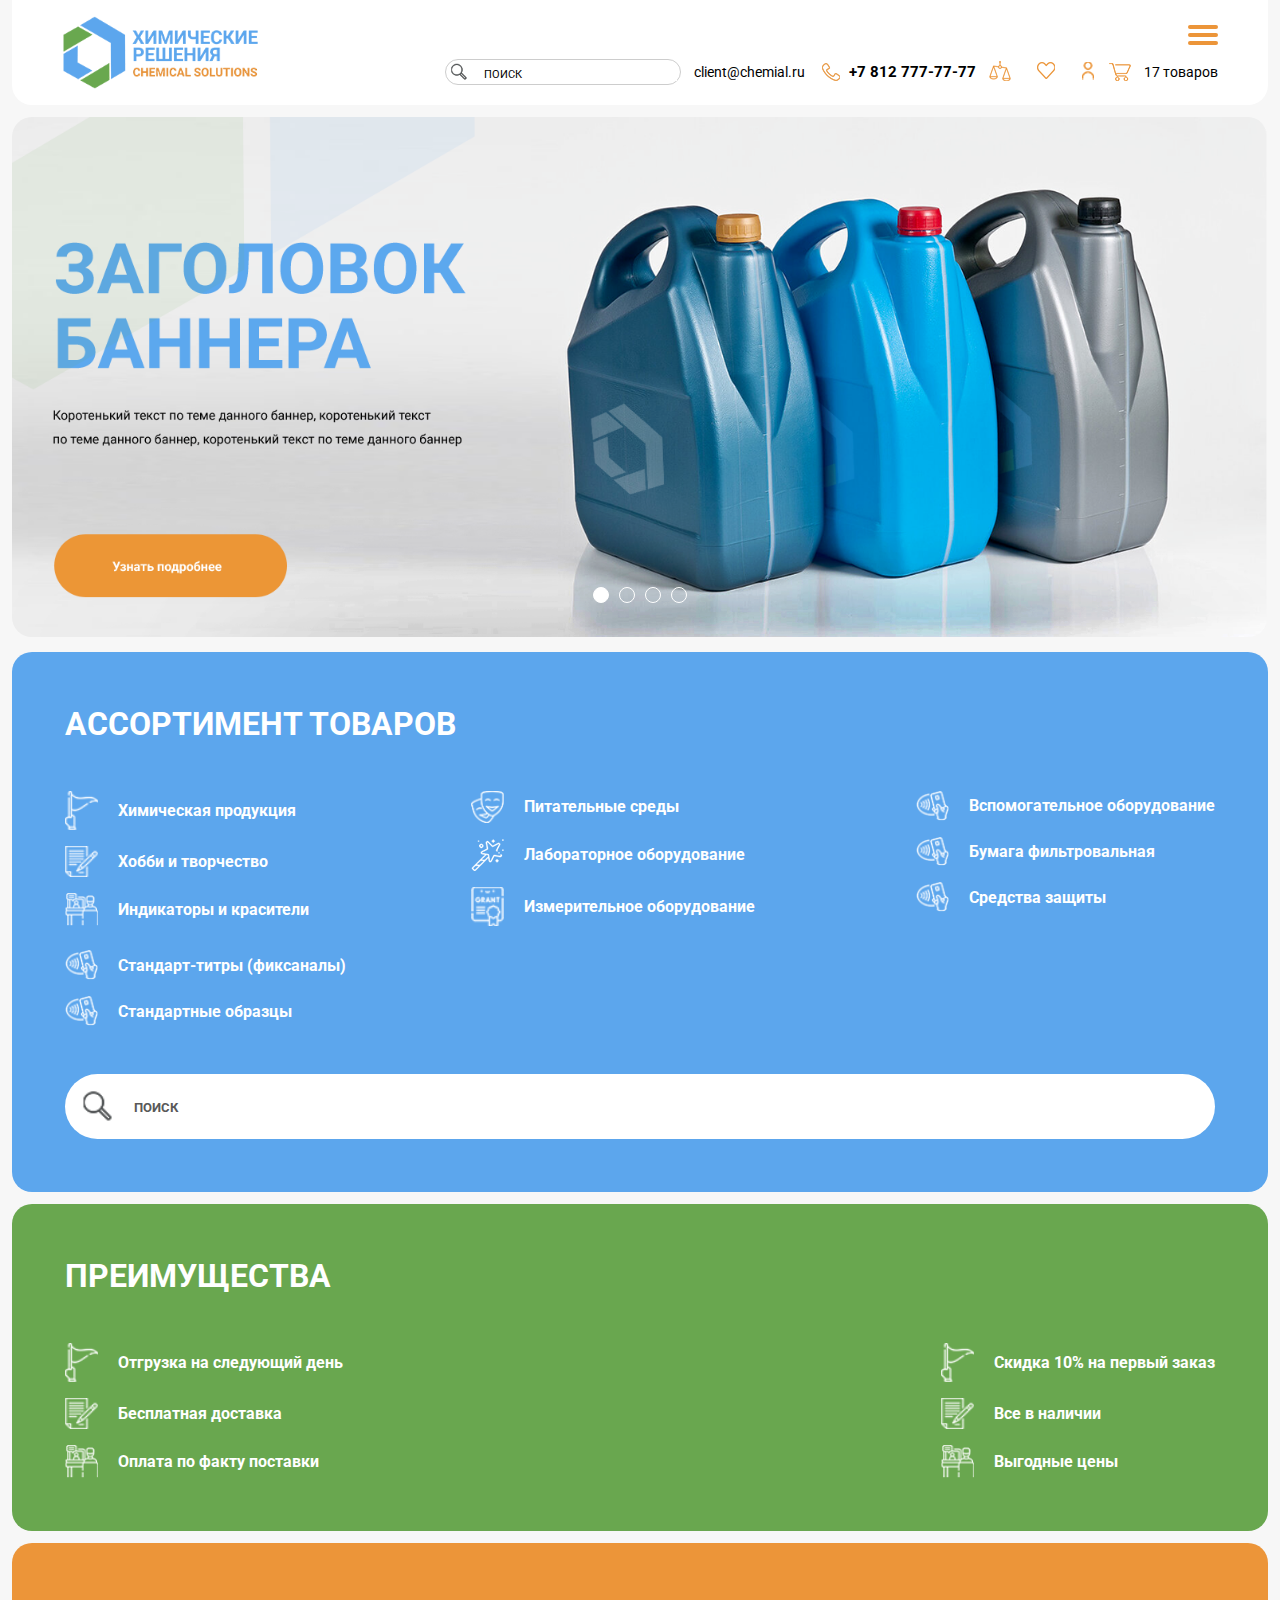
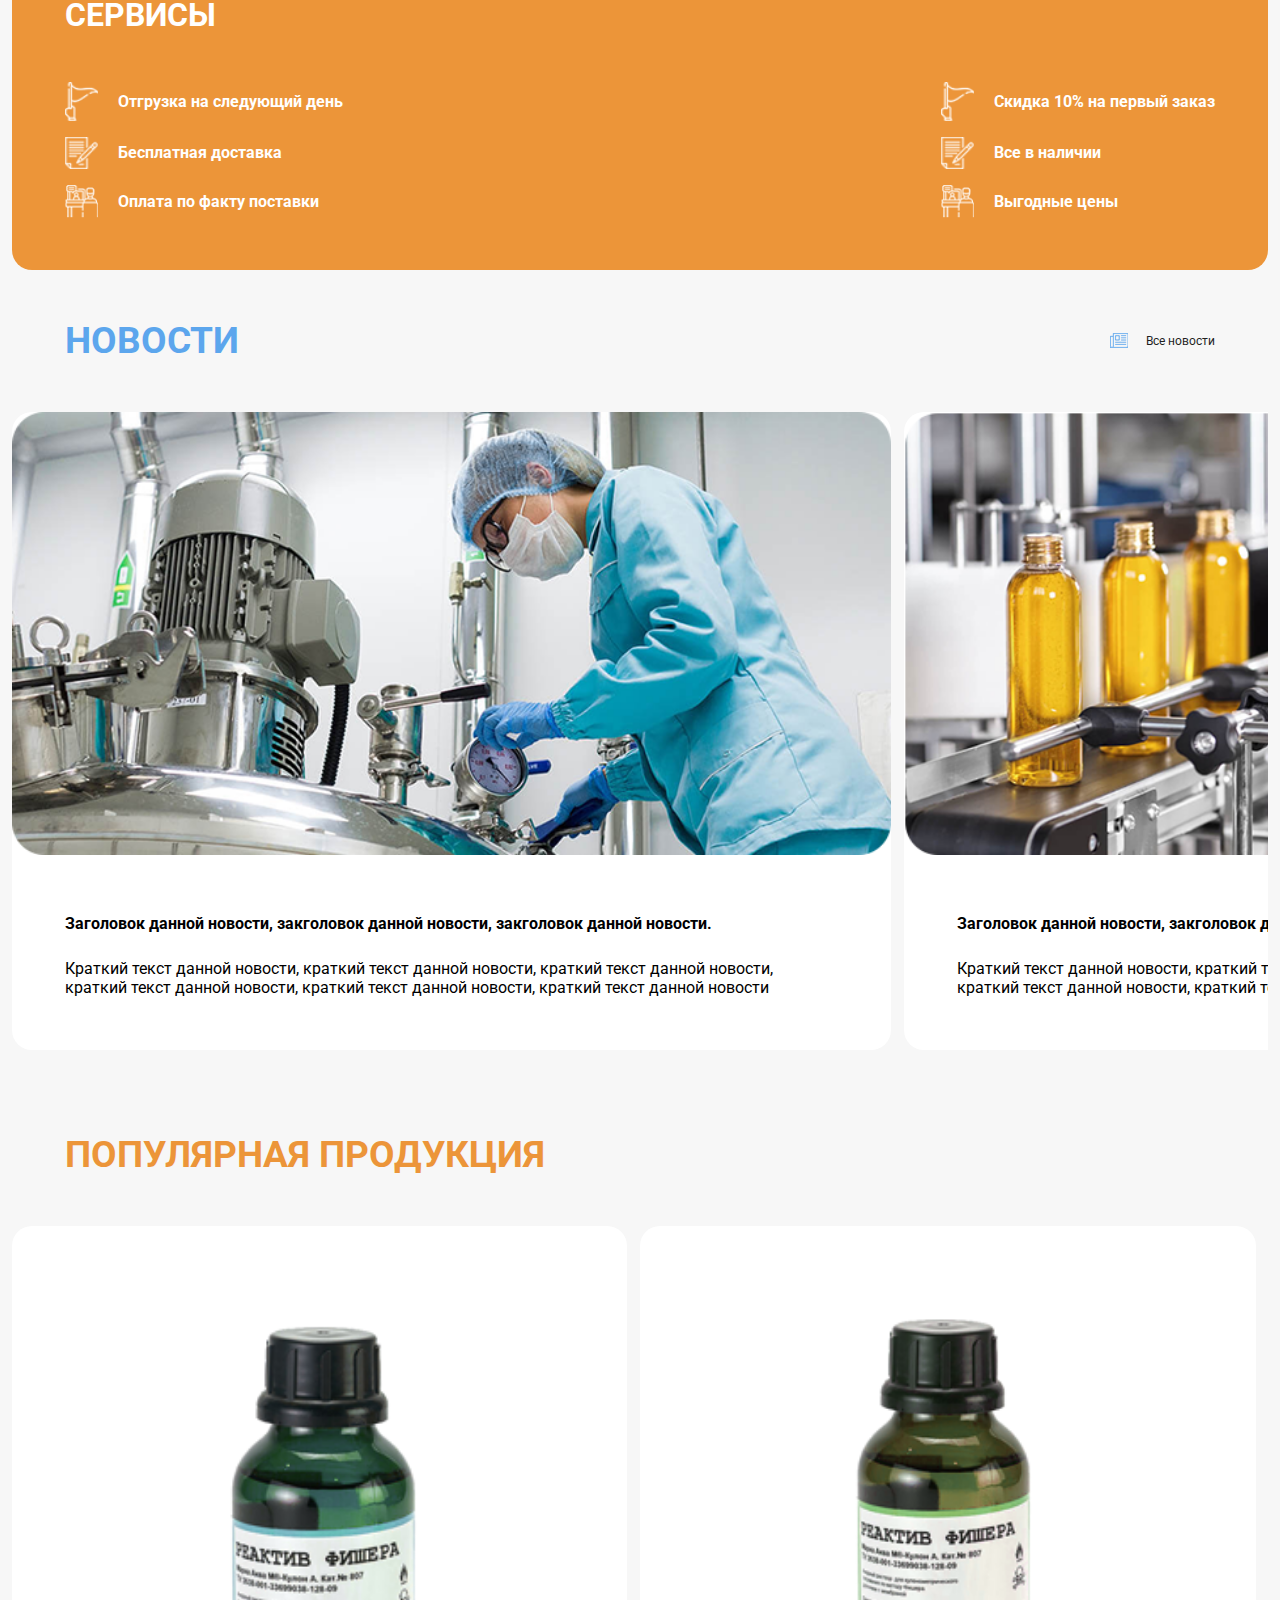
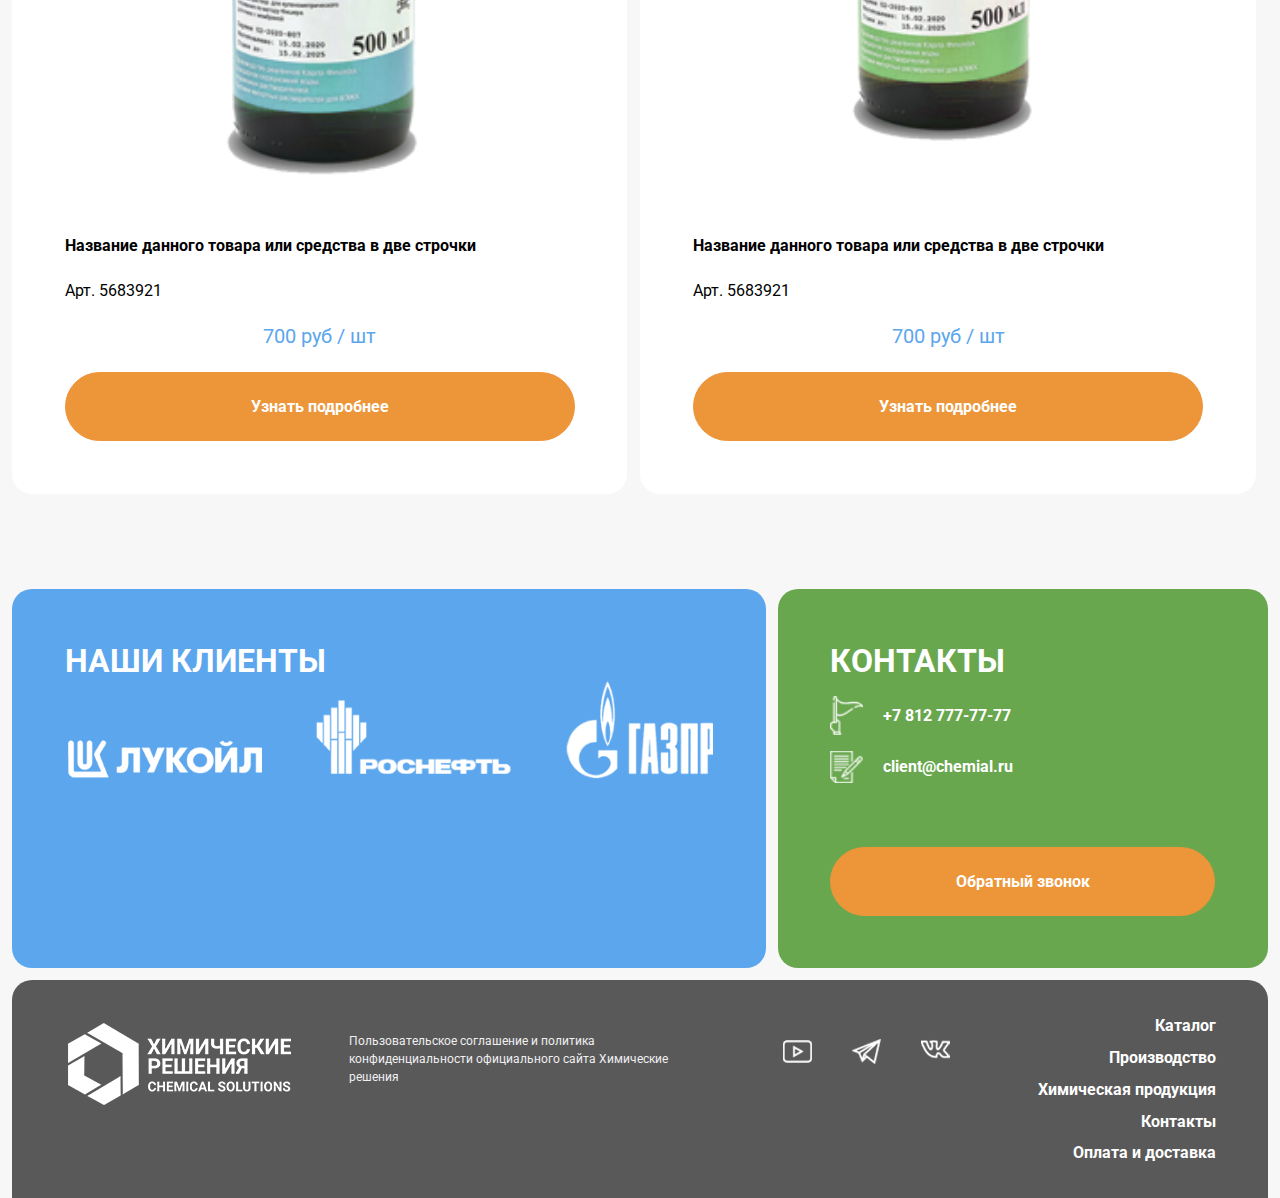
<file: index.html>
<!DOCTYPE html>
<html lang="ru">

<head>
    <meta charset="UTF-8">
    <meta name="viewport" content="width=device-width, initial-scale=1.0">
    <title>Химические решения</title>
    <link rel="stylesheet" href="./style.css">
    <link rel="preconnect" href="https://fonts.googleapis.com">
    <link rel="preconnect" href="https://fonts.gstatic.com" crossorigin>
    <link href="https://fonts.googleapis.com/css2?family=Roboto:wght@100;300;400;500;700;900&display=swap"
        rel="stylesheet">
    <script defer src="script.js"></script>
    <script defer src="header.js"></script>
</head>

<body>
    <header class="header header-fixed">
        <div class="header__container">
            <img class="header-logo" src="./images/logo.png" alt="Лого">
            <div class="header__nav">
                <div class="header__nav-item header__nav-item_mob">
                    <div class="header__nav-item_btn">
                        <img src="./images/seach-icon.png" alt="icon" width="18">
                        <input type="text" size="10" class="header__nav-item_btn-input" placeholder="ПОИСК">
                    </div>
                    <div class="header__nav-item-group">
                        <p class="header__nav-item-text"><a target="_blank" class="header__nav-item-text links-hover"
                                href="mailto:client@chemial.ru">
                                client@chemial.ru
                            </a></p>
                        <div class="header__nav-item_contacts">
                            <img src="./images/phone-icon.png" alt="icon">
                            <p class="header__nav-item_contacts-link"><a target="_blank"
                                    class="header__nav-item_contacts-link links-hover" href="tel:+78127777777">
                                    +7 812 777-77-77
                                </a></p>
                        </div>
                    </div>
                    <div class="header__icon">
                        <a target="_blank" href="#"><img src="./images/icon-scales.png" alt="icon"></a>
                        <a target="_blank" href="#"><img src="./images/icon-heart.png" alt="icon"></a>
                        <a target="_blank" href="#"><img src="./images/icon-people.png" alt="icon"></a>
                    </div>
                    <div class="header__nav-item_basket">
                        <img src="./images/icon-basket.png" alt="icon">
                        <p class="header__nav-item-text"><a class="header__nav-item-text links-hover" href="#">17
                                товаров</a></p>
                    </div>
                </div>
                <input id="menu-toggle" type="checkbox" />
                <label class='menu-button-container' for="menu-toggle">
                    <div class='menu-button'></div>
                </label>
                <ul class="header__nav-item-list">
                    <li class="header__nav-item header__nav-item-burger"><a class="header__nav-item links-hover" href="./catalog.html">КАТАЛОГ</a>
                    </li>
                    <li class="header__nav-item header__nav-item-burger"><a class="header__nav-item links-hover" href="#">ПРОИЗВОДСТВО</a>
                    </li>
                    <li class="header__nav-item header__nav-item-burger"><a class="header__nav-item links-hover" href="#">ХИМИЧЕСКАЯ
                            ПРОДУКЦИЯ</a>
                    </li>
                    <li class="header__nav-item header__nav-item-burger"><a class="header__nav-item links-hover" href="#">КОНТАКТЫ</a>
                    </li>
                    <li class="header__nav-item header__nav-item-burger"><a class="header__nav-item links-hover" href="#">ОПЛАТА И ДОСТАВКА</a>
                    </li>
                </ul>
            </div>
        </div>
    </header>
    <main>
        <section class="hero section">
            <div class="hero-container">
                <div class="image-container-scroll">
                    <div class="image-container">
                        <a target="_blank" class="banner-link" href=""><img class="banner-image "
                                src="./images/banner-hero.png" alt="Баннер"></a>
                        <a target="_blank" class="banner-link" href=""><img class="banner-image"
                                src="./images/hero_banner.png" alt="Баннер"></a>
                        <a target="_blank" class="banner-link" href=""><img class="banner-image"
                                src="./images/banner-hero.png" alt="Баннер"></a>
                        <a target="_blank" class="banner-link" href=""><img class="banner-image"
                                src="./images/hero_banner.png" alt="Баннер"></a>
                    </div>
                    <div class="hero__btn">
                        <button id="btn-one" type="submit" class="hero__btn-click btn-active"></button>
                        <button id="btn-two" type="submit" class="hero__btn-click"></button>
                        <button id="btn-three" type="submit" class="hero__btn-click"></button>
                        <button id="btn-four" type="submit" class="hero__btn-click"></button>
                    </div>
                </div>
            </div>
        </section>
        <section class="info section">
            <div class="info-links">
                <h3 class="info-links__list_header">АССОРТИМЕНТ ТОВАРОВ</h3>
                <div class="info-links__list">
                    <ul class="info-links__list_gap">
                        <li class="info-links__list-items"><img src="./images/flag_icon.png" alt="icon" width="33"><a
                                target="_blank" class="info-links__list-item" href="#">Химическая продукция
                            </a></li>
                        <li class="info-links__list-items"><img src="./images/document-icon.png" alt="icon"
                                width="33"><a target="_blank" class="info-links__list-item" href="#">Хобби и
                                творчество</a></li>
                        <li class="info-links__list-items"><img src="./images/vacancy-icon.png" alt="icon" width="33"><a
                                target="_blank" class="info-links__list-item" href="#">Индикаторы
                                и красители</a></li>
                    </ul>
                    <ul class="info-links__list_gap">
                        <li class="info-links__list-items"><img src="./images/mask-icon.png" alt="icon" width="33"><a
                                target="_blank" class="info-links__list-item" href="">Питательные среды
                            </a></li>
                        <li class="info-links__list-items"><img src="./images/wond-icon.png" alt="icon" width="33"><a
                                target="_blank" class="info-links__list-item" href="">Лабораторное
                                оборудование</a></li>
                        <li class="info-links__list-items"><img src="./images/grant-icon.png" alt="icon" width="33"><a
                                target="_blank" class="info-links__list-item" href="">Измерительное
                                оборудование</a></li>
                    </ul>
                    <ul class="info-links__list_gap">
                        <li class="info-links__list-items"><img src="./images/payment-icon.png" alt="icon" width="33"><a
                                target="_blank" class="info-links__list-item" href="">Вспомогательное
                                оборудование
                            </a></li>
                        <li class="info-links__list-items"><img src="./images/payment-icon.png" alt="icon" width="33"><a
                                target="_blank" class="info-links__list-item" href="">Бумага фильтровальная</a></li>
                        <li class="info-links__list-items"><img src="./images/payment-icon.png" alt="icon" width="33"><a
                                target="_blank" class="info-links__list-item" href="">Средства защиты</a></li>
                    </ul>
                    <ul class="info-links__list_gap">
                        <li class="info-links__list-items"><img src="./images/payment-icon.png" alt="icon" width="33"><a
                                target="_blank" class="info-links__list-item" href="">Стандарт-титры
                                (фиксаналы)
                            </a></li>
                        <li class="info-links__list-items"><img src="./images/payment-icon.png" alt="icon" width="33"><a
                                target="_blank" class="info-links__list-item" href="">Стандартные образцы</a></li>
                    </ul>
                </div>
                <div>
                    <ul class="info-links__btn">
                        <li class="info-links__list-items"><img src="./images/seach-icon.png" alt="icon"
                                width="33"><input type="text" class="info-links__list-item info-links__list-item_hover"
                                placeholder="ПОИСК"></li>
                    </ul>
                </div>
            </div>
            <div class="info-links_group">
                <div class="info-links info-links_column">
                    <h3 class="info-links__list_header">ПРЕИМУЩЕСТВА</h3>
                    <div class="info-links__list">
                        <ul class="info-links__list_gap">
                            <li class="info-links__list-items"><img src="./images/flag_icon.png" alt="icon"
                                    width="33"><a target="_blank" class="info-links__list-item" href="#">Отгрузка
                                    на следующий день
                                </a></li>
                            <li class="info-links__list-items"><img src="./images/document-icon.png" alt="icon"
                                    width="33"><a target="_blank" class="info-links__list-item" href="#">Бесплатная
                                    доставка</a></li>
                            <li class="info-links__list-items"><img src="./images/vacancy-icon.png" alt="icon"
                                    width="33"><a target="_blank" class="info-links__list-item" href="#">Оплата по факту
                                    поставки</a>
                            </li>
                        </ul>
                        <ul class="info-links__list_gap">
                            <li class="info-links__list-items"><img src="./images/flag_icon.png" alt="icon"
                                    width="33"><a target="_blank" class="info-links__list-item" href="">Скидка 10%
                                    на первый заказ
                                </a></li>
                            <li class="info-links__list-items"><img src="./images/document-icon.png" alt="icon"
                                    width="33"><a target="_blank" class="info-links__list-item" href="">Все в
                                    наличии</a></li>
                            <li class="info-links__list-items"><img src="./images/vacancy-icon.png" alt="icon"
                                    width="33"><a target="_blank" class="info-links__list-item" href="">Выгодные
                                    цены</a></li>
                        </ul>
                    </div>
                </div>
                <div class="info-links info-links_color">
                    <h3 class="info-links__list_header">СЕРВИСЫ</h3>
                    <div class="info-links__list">
                        <ul class="info-links__list_gap">
                            <li class="info-links__list-items"><img src="./images/flag_icon.png" alt="icon"
                                    width="33"><a target="_blank" class="info-links__list-item" href="#">Отгрузка
                                    на следующий день
                                </a></li>
                            <li class="info-links__list-items"><img src="./images/document-icon.png" alt="icon"
                                    width="33"><a target="_blank" class="info-links__list-item" href="#">Бесплатная
                                    доставка</a></li>
                            <li class="info-links__list-items"><img src="./images/vacancy-icon.png" alt="icon"
                                    width="33"><a target="_blank" class="info-links__list-item" href="#">Оплата по факту
                                    поставки</a>
                            </li>
                        </ul>
                        <ul class="info-links__list_gap">
                            <li class="info-links__list-items"><img src="./images/flag_icon.png" alt="icon"
                                    width="33"><a target="_blank" class="info-links__list-item" href="">Скидка 10%
                                    на первый заказ
                                </a></li>
                            <li class="info-links__list-items"><img src="./images/document-icon.png" alt="icon"
                                    width="33"><a target="_blank" class="info-links__list-item" href="">Все в
                                    наличии</a></li>
                            <li class="info-links__list-items"><img src="./images/vacancy-icon.png" alt="icon"
                                    width="33"><a target="_blank" class="info-links__list-item" href="">Выгодные
                                    цены</a></li>
                        </ul>
                    </div>
                </div>
            </div>
        </section>
        <section class="section news section-item">
            <div class="section-item-header">
                <div class="news-header-wrapper">
                    <h2 class="section-item__title">НОВОСТИ</h2>
                </div>
                <div class="see-all">
                    <img class="see-all__icon" src="./images/news-icon.png">
                    <a target="_blank" class="see-all__title" href="#">Все новости</a>
                </div>
            </div>
            
            <div class="section-item-container">
                <div class="news-card card-shadow">
                    <a target="_blank" href="#" class="card-link"></a>
                    <div class="news-card__image-wrapper">
                        <img class="news-card__image" src="./images/news-img.png">
                    </div>
                    <div class="news-card__text-wrapper">
                        <h3 class="new-card__title">Заголовок данной новости, закголовок данной новости, закголовок
                            данной новости.</h3>
                        <p class="new-card__text">
                            Краткий текст данной новости, краткий текст данной новости, краткий текст данной новости,
                            краткий текст данной новости, краткий текст данной новости, краткий текст данной новости
                        </p>
                    </div>
                </div>
                <div class="news-card card-shadow">
                    <a target="_blank" href="#" class="card-link"></a>
                    <div class="news-card__image-wrapper">
                        <img class="news-card__image" src="./images/news-img2.png">
                    </div>
                    <div class="news-card__text-wrapper">
                        <h3 class="new-card__title">Заголовок данной новости, закголовок данной новости, закголовок
                            данной новости.</h3>
                        <p class="new-card__text">

                            Краткий текст данной новости, краткий текст данной новости, краткий текст данной новости,
                            краткий текст данной новости, краткий текст данной новости, краткий текст данной новости</p>
                    </div>
                </div>
                <div class="news-card card-shadow">
                    <a target="_blank" href="#" class="card-link"></a>
                    <div class="news-card__image-wrapper">
                        <img class="news-card__image" src="./images/news-img.png">
                    </div>
                    <div class="news-card__text-wrapper">
                        <h3 class="new-card__title">Заголовок данной новости, закголовок данной новости, закголовок
                            данной новости.</h3>
                        <p class="new-card__text">
                            Краткий текст данной новости, краткий текст данной новости, краткий текст данной новости,
                            краткий текст данной новости, краткий текст данной новости, краткий текст данной новости</p>
                    </div>
                </div>
                <div class="news-card card-shadow">
                    <a target="_blank" href="#" class="card-link"></a>
                    <div class="news-card__image-wrapper">
                        <img class="news-card__image" src="./images/news-img2.png">
                    </div>
                    <div class="news-card__text-wrapper">
                        <h3 class="new-card__title">Заголовок данной новости, закголовок данной новости, закголовок
                            данной новости.</h3>
                        <p class="new-card__text">
                            Краткий текст данной новости, краткий текст данной новости, краткий текст данной новости,
                            краткий текст данной новости, краткий текст данной новости, краткий текст данной новости</p>
                    </div>
                </div>
                <div class="news-card card-shadow">
                    <a target="_blank" href="#" class="card-link"></a>
                    <div class="news-card__image-wrapper">
                        <img class="news-card__image" src="./images/news-img.png">
                    </div>
                    <div class="news-card__text-wrapper">
                        <h3 class="new-card__title">Заголовок данной новости, закголовок данной новости, закголовок
                            данной новости.</h3>
                        <p class="new-card__text">
                            Краткий текст данной новости, краткий текст данной новости, краткий текст данной новости,
                            краткий текст данной новости, краткий текст данной новости, краткий текст данной новости</p>
                    </div>
                </div>
            </div>
        </section>
        <section class="section news section-item">
            <div class="section-item-header">
                <div class="news-header-wrapper">
                    <h2 class="section-item__title section-item__title-color">ПОПУЛЯРНАЯ ПРОДУКЦИЯ</h2>
                </div>
            </div>
            <div class="section-item-container">
                <div class="news-card popular-card card-shadow popular-card__item">
                    <a target="_blank" href="./item.html" class="card-link"></a>
                    <div class="popular-card__image-wrapper">
                        <img class="popular-card__image" src="./images/card-item.png">
                    </div>
                    <div class="popular-card__text-wrapper">
                        <h3 class="new-card__title">Название данного товара или средства
                            в две строчки</h3>
                        <p class="new-card__text">
                            Арт. 5683921
                        </p>
                        <p class="popular-card__price">700 руб / шт</p>
                        <button class="popular-card__btn"><a target="_blank" class="popular-card__link" href="#">Узнать
                                подробнее</a></button>
                    </div>
                </div>
                <div class="news-card popular-card card-shadow popular-card__item">
                    <a target="_blank" href="./item.html" class="card-link"></a>
                    <div class="popular-card__image-wrapper">
                        <img class="popular-card__image" src="./images/card-item2.png">
                    </div>
                    <div class="popular-card__text-wrapper">
                        <h3 class="new-card__title">Название данного товара или средства
                            в две строчки</h3>
                        <p class="new-card__text">
                            Арт. 5683921</p>
                        <p class="popular-card__price">700 руб / шт</p>
                        <button class="popular-card__btn"><a target="_blank" class="popular-card__link" href="#">Узнать
                                подробнее</a></button>
                    </div>
                </div>
                <div class="news-card popular-card card-shadow popular-card__item">
                    <a target="_blank" href="./item.html" class="card-link"></a>
                    <div class="popular-card__image-wrapper">
                        <img class="popular-card__image" src="./images/card-item.png">
                    </div>
                    <div class="popular-card__text-wrapper">
                        <h3 class="new-card__title">Название данного товара или средства
                            в две строчки</h3>
                        <p class="new-card__text">
                            Арт. 5683921</p>
                        <p class="popular-card__price">700 руб / шт</p>
                        <button class="popular-card__btn"><a target="_blank" class="popular-card__link" href="#">Узнать
                                подробнее</a></button>
                    </div>
                </div>
                <div class="news-card popular-card card-shadow popular-card__item">
                    <a target="_blank" href="./item.html" class="card-link"></a>
                    <div class="popular-card__image-wrapper">
                        <img class="popular-card__image" src="./images/card-item2.png">
                    </div>
                    <div class="popular-card__text-wrapper">
                        <h3 class="new-card__title">Название данного товара или средства
                            в две строчки</h3>
                        <p class="new-card__text">
                            Арт. 5683921</p>
                        <p class="popular-card__price">700 руб / шт</p>
                        <button class="popular-card__btn"><a target="_blank" class="popular-card__link" href="#">Узнать
                                подробнее</a></button>
                    </div>
                </div>
                <div class="news-card popular-card card-shadow popular-card__item">
                    <a target="_blank" href="./item.html" class="card-link"></a>
                    <div class="popular-card__image-wrapper">
                        <img class="popular-card__image" src="./images/card-item.png">
                    </div>
                    <div class="popular-card__text-wrapper">
                        <h3 class="new-card__title">Название данного товара или средства
                            в две строчки</h3>
                        <p class="new-card__text">
                            Арт. 5683921</p>
                        <p class="popular-card__price">700 руб / шт</p>
                        <button class="popular-card__btn"><a target="_blank" class="popular-card__link" href="#">Узнать
                                подробнее</a></button>
                    </div>
                </div>
            </div>
        </section>
        <section class="section partners section-item">
            <div class="info-links_group partners-links_group">
                <div class="partners-links">
                    <h3 class="info-links__list_header">НАШИ КЛИЕНТЫ</h3>
                    <div class="partners__list section-item-container">
                        <img class="partners__list-img" src="./images/partners-img.png" alt="Лукойл">
                        <img class="partners__list-img" src="./images/partners-img2.png" alt="Роснефть">
                        <img class="partners__list-img" src="./images/partners-img3.png" alt="Газпром">
                        <img class="partners__list-img" src="./images/partners-img.png" alt="Лукойл">
                        <img class="partners__list-img" src="./images/partners-img2.png" alt="Роснефть">
                        <img class="partners__list-img" src="./images/partners-img3.png" alt="Газпром">
                        <img class="partners__list-img" src="./images/partners-img.png" alt="Лукойл">
                        <img class="partners__list-img" src="./images/partners-img2.png" alt="Роснефть">
                        <img class="partners__list-img" src="./images/partners-img3.png" alt="Газпром">
                    </div>
                </div>
                <div class="partners-links partners-links_color">
                    <h3 class="info-links__list_header">КОНТАКТЫ</h3>
                    <div class="partners-links__list">
                        <ul class="info-links__list_gap partners-links__list_gap">
                            <li class="info-links__list-items"><img src="./images/flag_icon.png" alt="icon"
                                    width="33"><a class="info-links__list-item" href="#">+7 812 777-77-77
                                </a></li>
                            <li class="info-links__list-items"><img src="./images/document-icon.png" alt="icon"
                                    width="33"><a class="info-links__list-item" href="#">client@chemial.ru</a></li>
                        </ul>
                        <button class="popular-card__btn popular-card__btn-contacts"><a target="_blank"
                                class="partners-link" href="">Обратный звонок</a></button>
                    </div>
                </div>
            </div>
        </section>
    </main>
    <footer>
        <div class="footer__container">
            <img src="./images/logo-footer.png" alt="logo" class="header__logo-gikit">
            <div class="footer-description">
                <p class="footer-description_text">Пользовательское соглашение и политика
                    конфиденциальности официального сайта
                    Химические решения</p>
            </div>
            <div class="footer-socials">
                <a target="_blank" href=""><img src="./images/youtube-icon.png" alt="youtube-icon"></a>
                <a target="_blank" href=""><img src="./images/telegram-icon.png" alt="telegram-icon"></a>
                <a target="_blank" href=""><img src="./images/vk-icon.png" alt="vk-icon"></a>
            </div>
            <div class="footer-info">
                <ul class="footer-info-links">
                    <li class="footer-info-links__items"><a target="_blank" class="footer-info-links__item"
                            href="#">Каталог
                        </a></li>
                    <li class="footer-info-links__items"><a target="_blank" class="footer-info-links__item"
                            href="#">Производство</a>
                    </li>
                    <li class="footer-info-links__items"><a target="_blank" class="footer-info-links__item"
                            href="#">Химическая
                            продукция</a></li>
                    <li class="footer-info-links__items"><a target="_blank" class="footer-info-links__item"
                            href="#">Контакты</a>
                    </li>
                    <li class="footer-info-links__items"><a target="_blank" class="footer-info-links__item"
                            href="#">Оплата и
                            доставка</a>
                    </li>
                </ul>
            </div>
        </div>
    </footer>
</body>

</html>
</file>
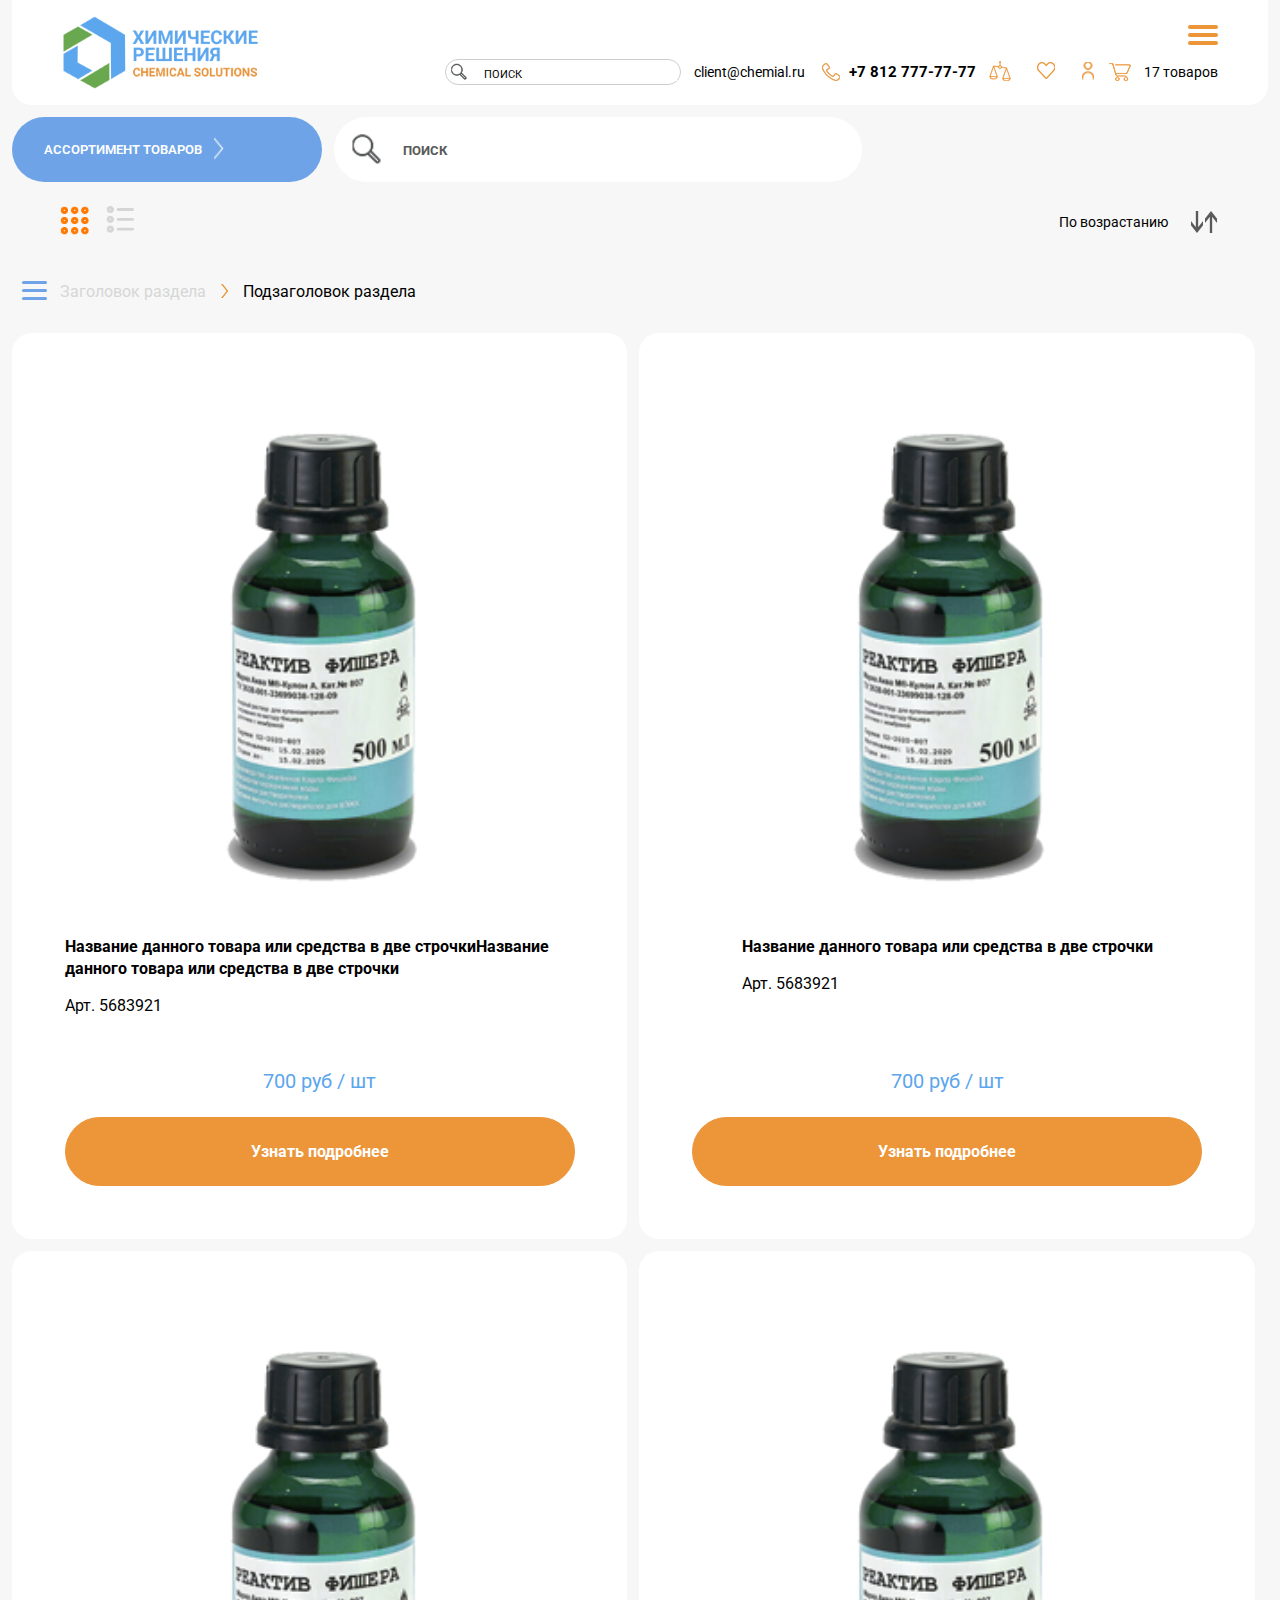
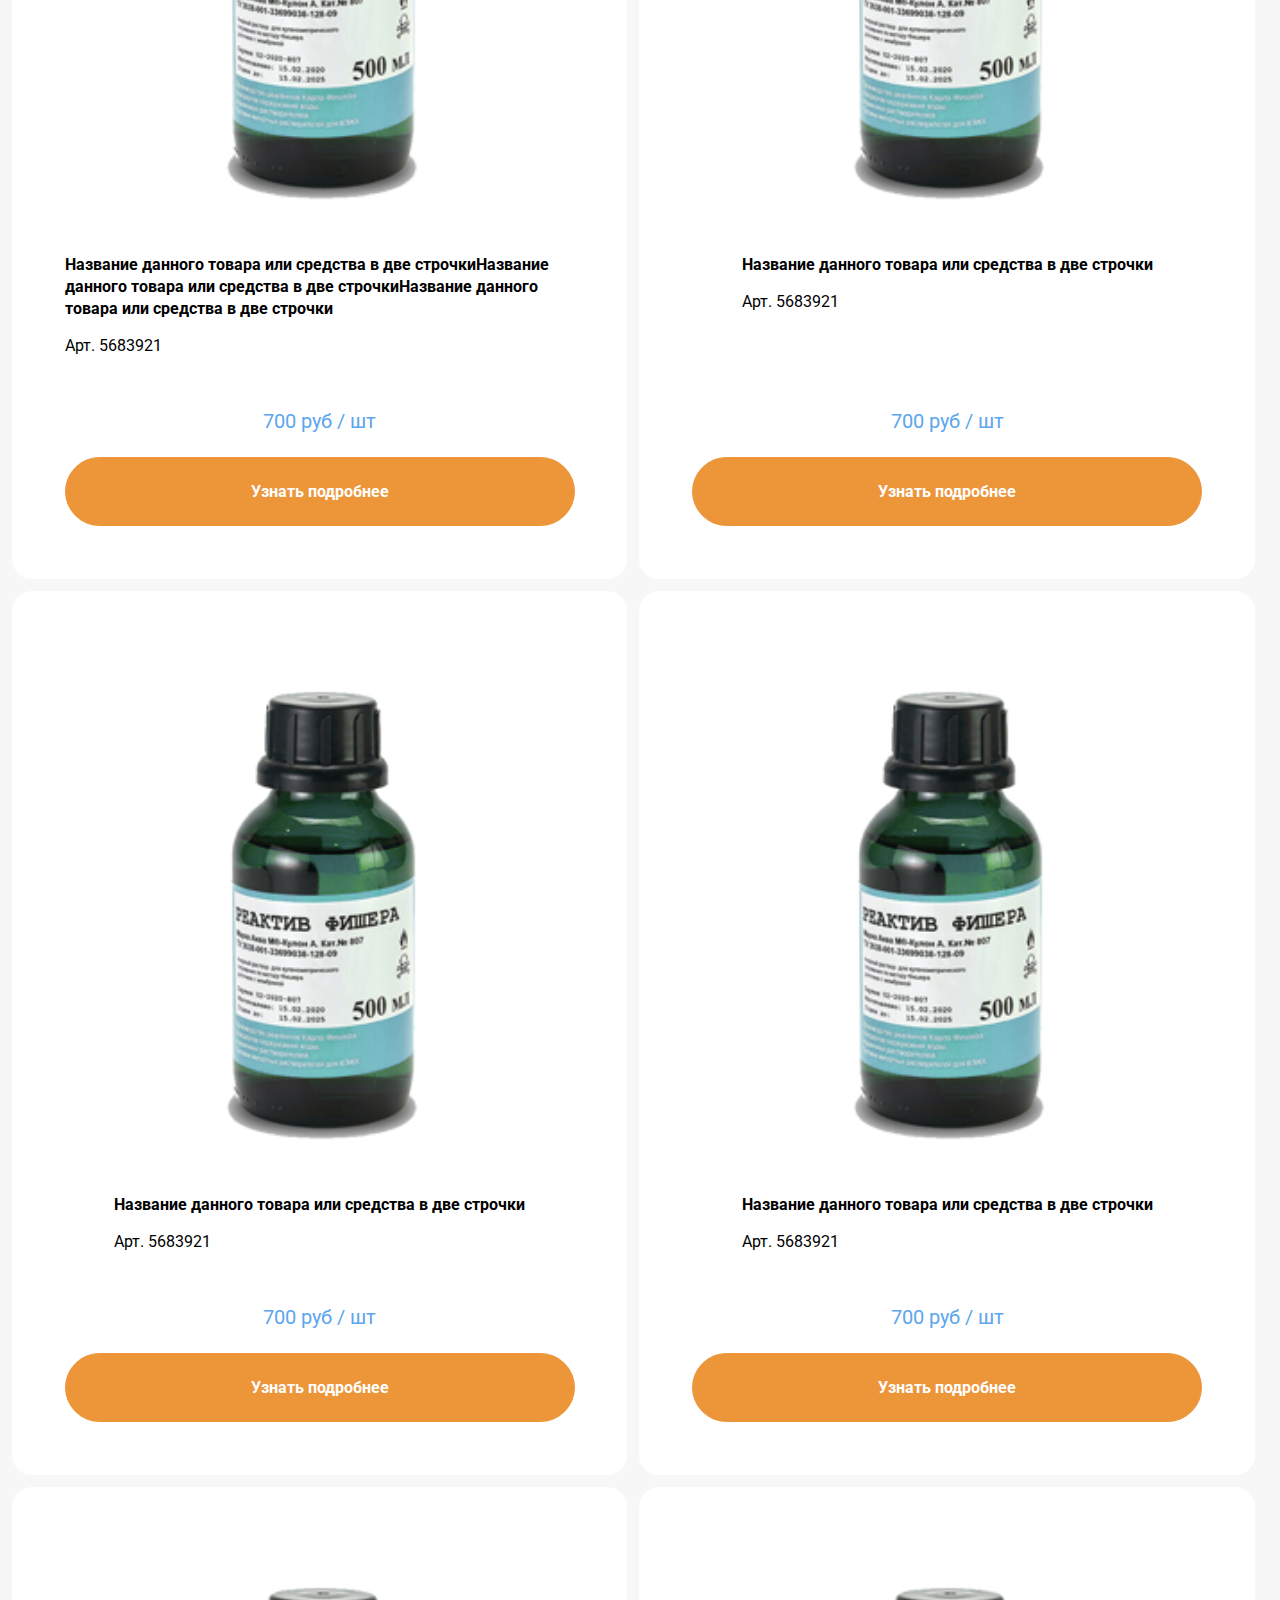
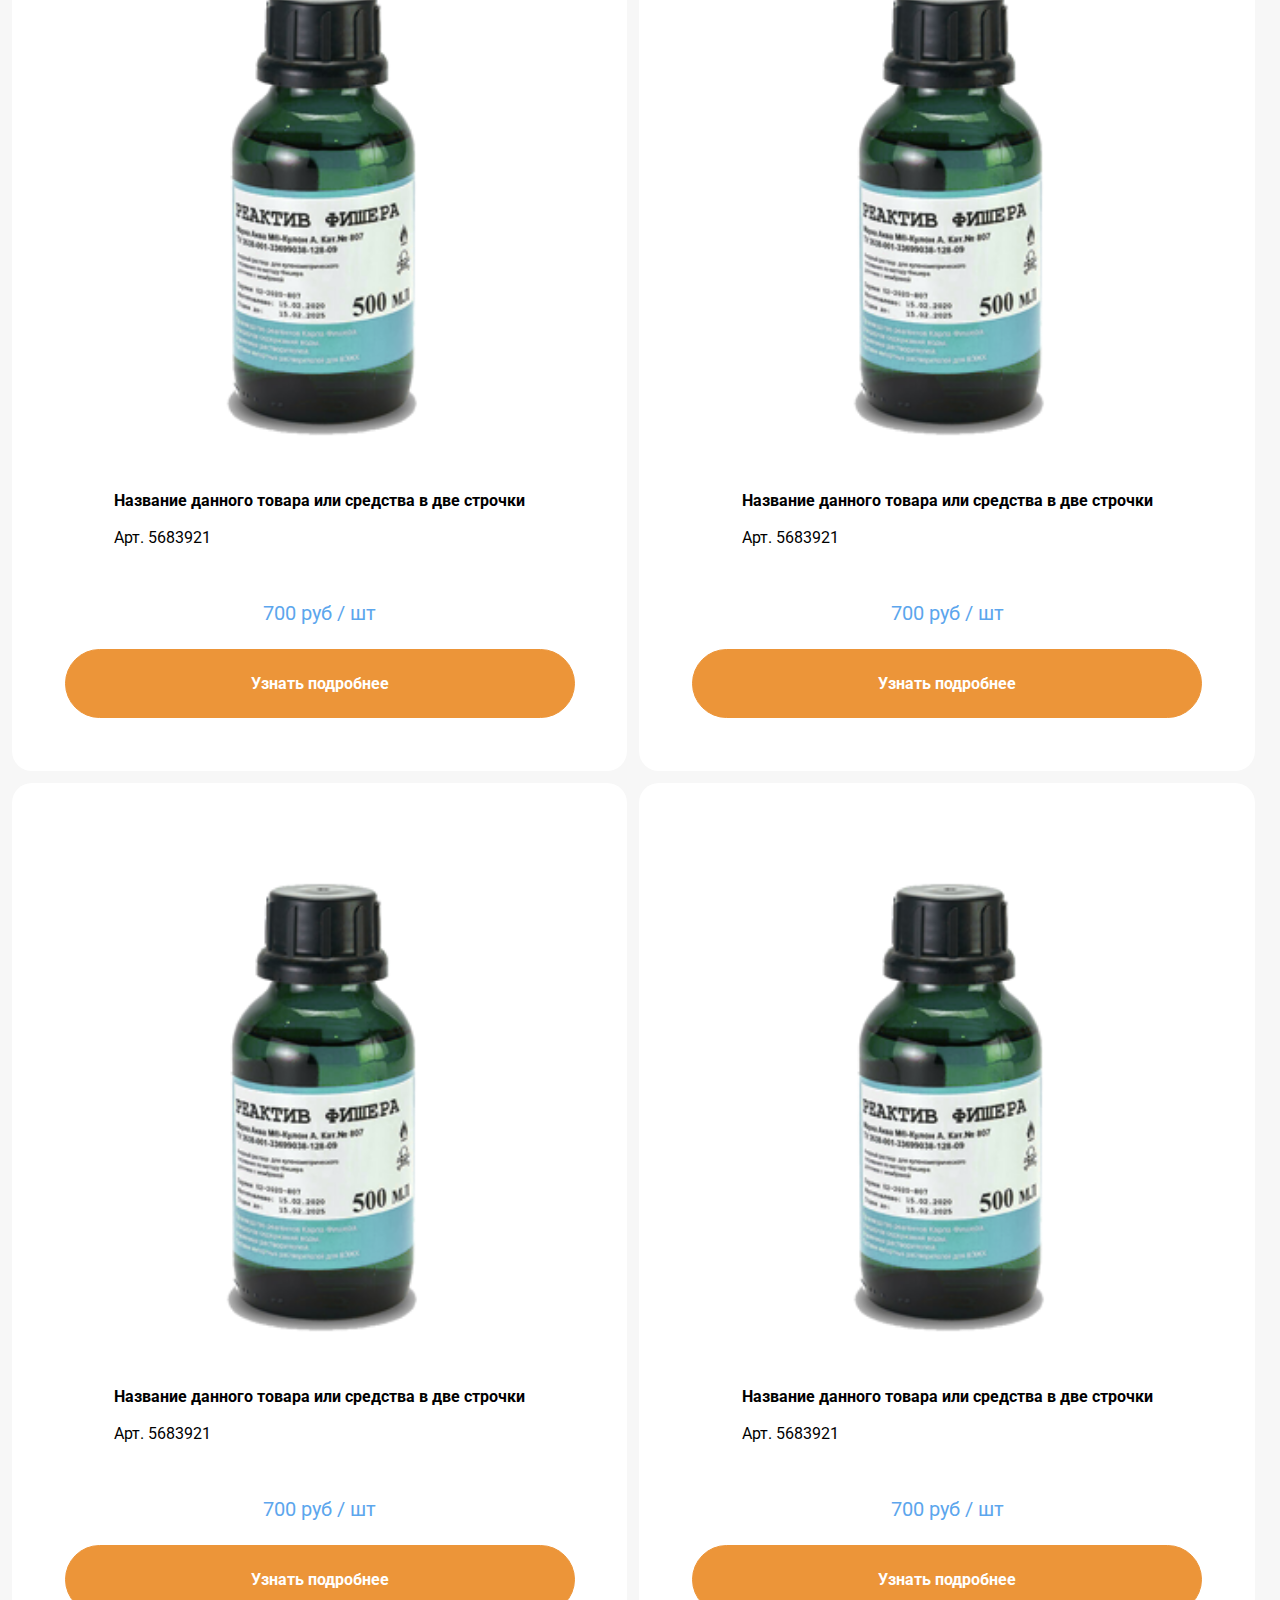
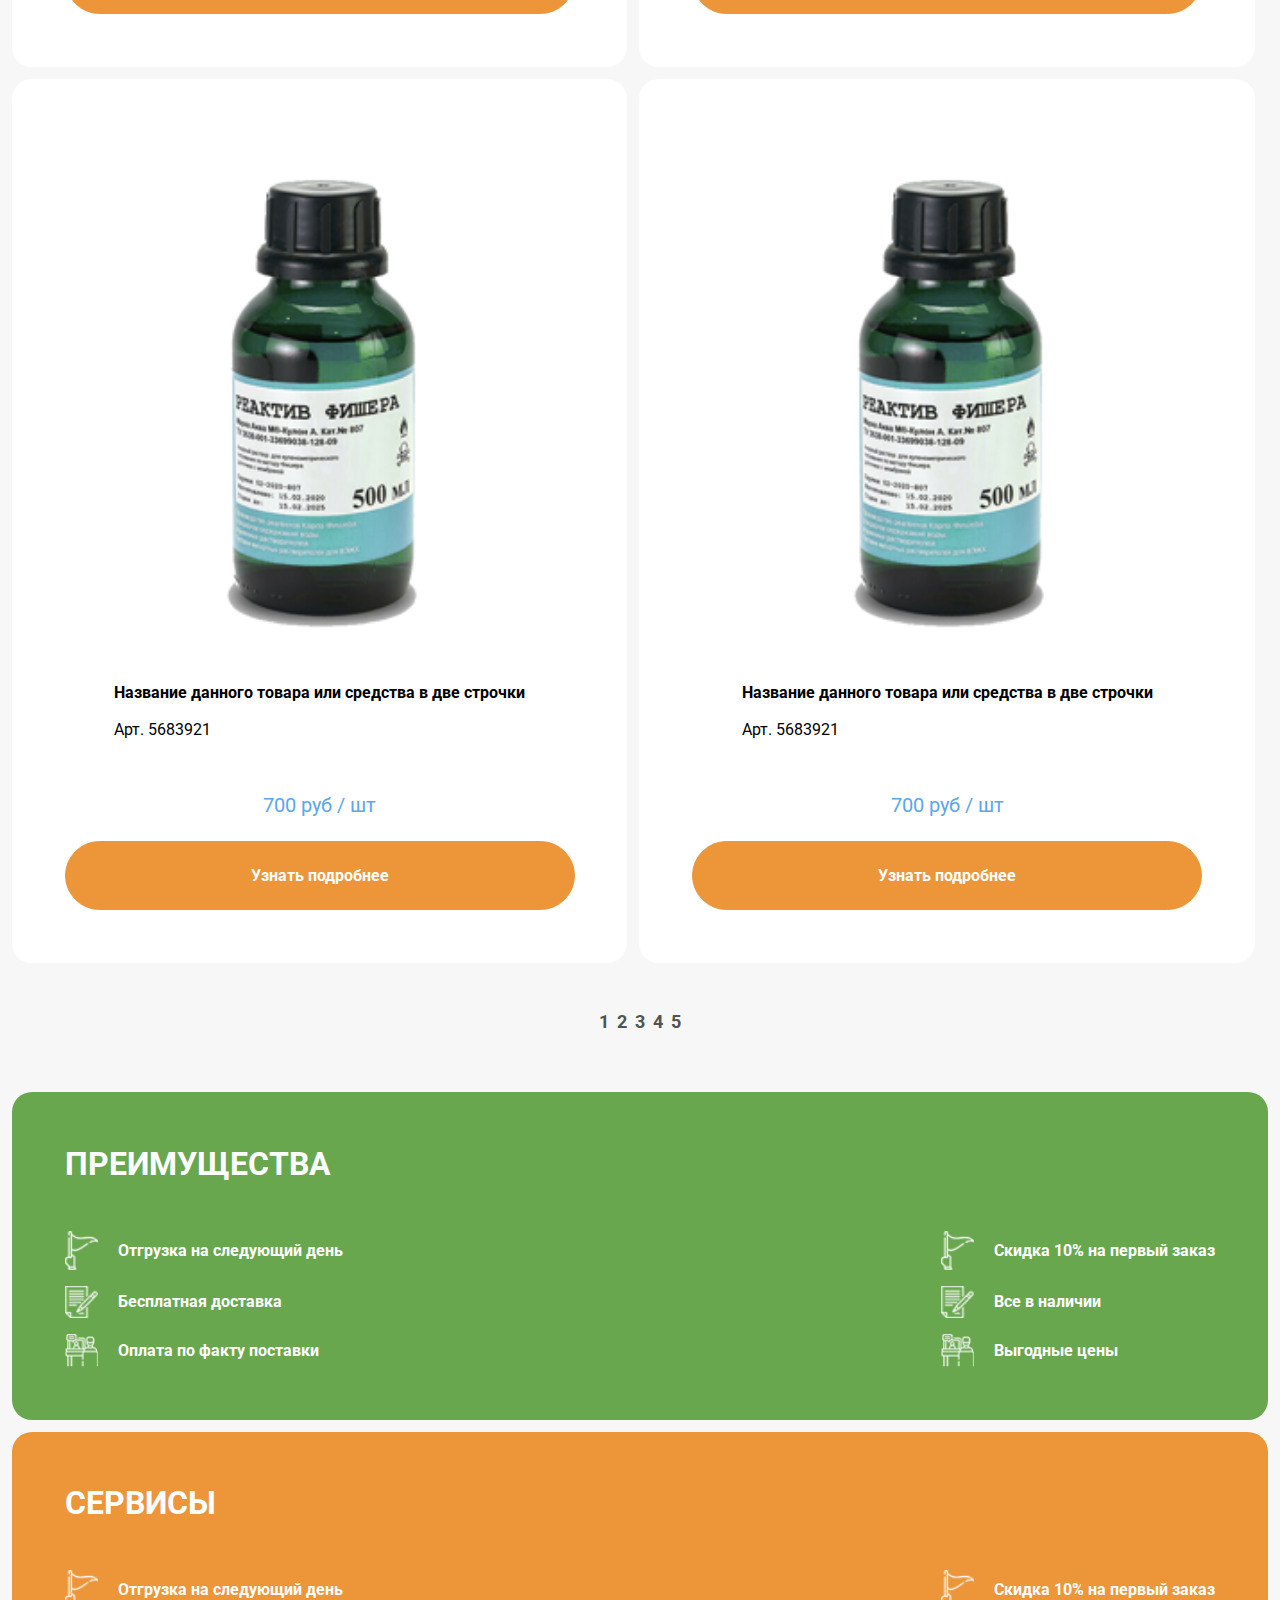
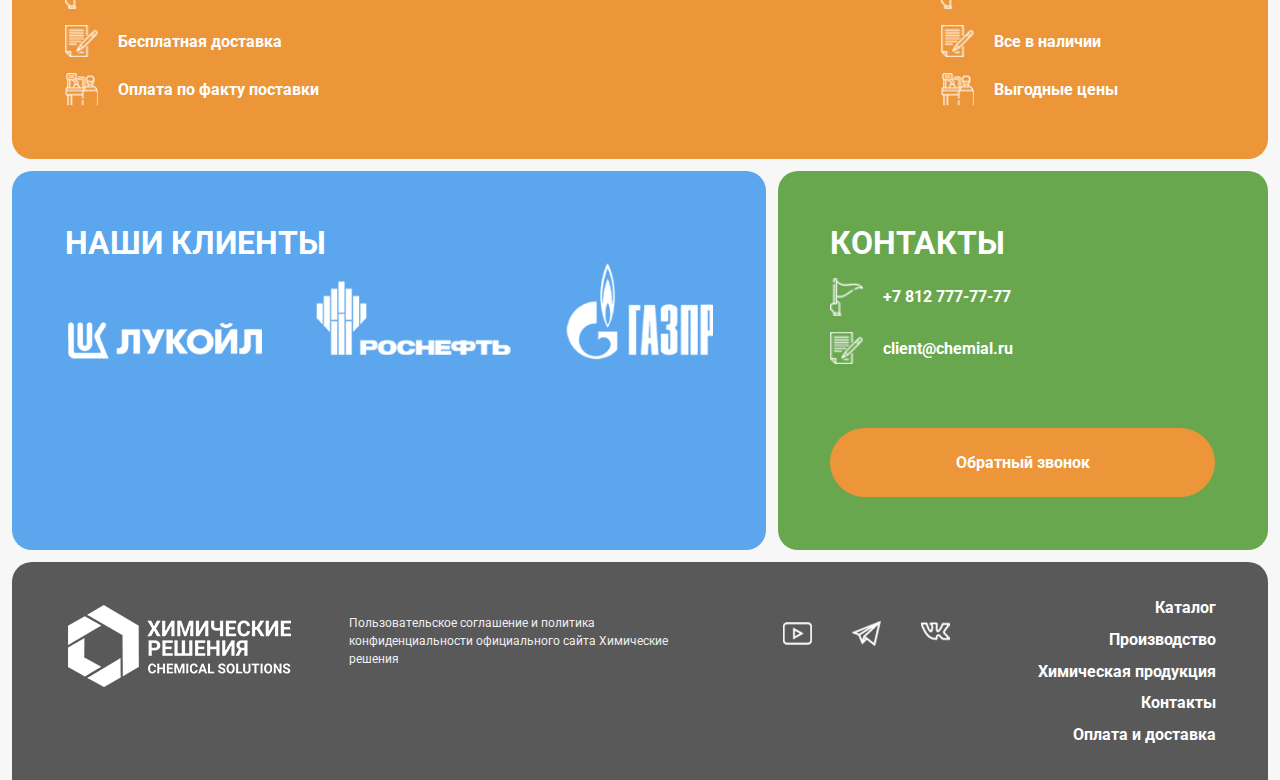
<file: catalog.html>
<!DOCTYPE html>
<html lang="ru">

<head>
    <meta charset="UTF-8">
    <meta name="viewport" content="width=device-width, initial-scale=1.0">
    <title>Химические решения: каталог</title>
    <link rel="stylesheet" href="./style.css">
    <link rel="preconnect" href="https://fonts.googleapis.com">
    <link rel="preconnect" href="https://fonts.gstatic.com" crossorigin>
    <link href="https://fonts.googleapis.com/css2?family=Roboto:wght@100;300;400;500;700;900&display=swap"
        rel="stylesheet">
    <script defer src="header.js"></script>
    <script defer src="catalog.js"></script>
</head>

<body>
    <header class="header header-fixed">
        <div class="header__container">
            <img class="header-logo" src="./images/logo.png" alt="Лого">
            <div class="header__nav">
                <div class="header__nav-item header__nav-item_mob">
                    <div class="header__nav-item_btn">
                        <img src="./images/seach-icon.png" alt="icon" width="18">
                        <input type="text" size="10" class="header__nav-item_btn-input" placeholder="ПОИСК">
                    </div>
                    <div class="header__nav-item-group">
                        <p class="header__nav-item-text"><a target="_blank" class="header__nav-item-text links-hover"
                                href="mailto:client@chemial.ru">
                                client@chemial.ru
                            </a></p>
                        <div class="header__nav-item_contacts">
                            <img src="./images/phone-icon.png" alt="icon">
                            <p class="header__nav-item_contacts-link"><a target="_blank"
                                    class="header__nav-item_contacts-link links-hover" href="tel:+78127777777">
                                    +7 812 777-77-77
                                </a></p>
                        </div>
                    </div>
                    <div class="header__icon">
                        <a target="_blank" href="#"><img src="./images/icon-scales.png" alt="icon"></a>
                        <a target="_blank" href="#"><img src="./images/icon-heart.png" alt="icon"></a>
                        <a target="_blank" href="#"><img src="./images/icon-people.png" alt="icon"></a>
                    </div>
                    <div class="header__nav-item_basket">
                        <img src="./images/icon-basket.png" alt="icon">
                        <p class="header__nav-item-text"><a class="header__nav-item-text links-hover" href="#">17
                                товаров</a></p>
                    </div>
                </div>
                <input id="menu-toggle" type="checkbox" />
                <label class='menu-button-container' for="menu-toggle">
                    <div class='menu-button'></div>
                </label>
                <ul class="header__nav-item-list">
                    <li class="header__nav-item header__nav-item-burger"><a class="header__nav-item links-hover"
                            href="./index.html">КАТАЛОГ</a>
                    </li>
                    <li class="header__nav-item header__nav-item-burger"><a class="header__nav-item links-hover"
                            href="#">ПРОИЗВОДСТВО</a>
                    </li>
                    <li class="header__nav-item header__nav-item-burger"><a class="header__nav-item links-hover"
                            href="#">ХИМИЧЕСКАЯ
                            ПРОДУКЦИЯ</a>
                    </li>
                    <li class="header__nav-item header__nav-item-burger"><a class="header__nav-item links-hover"
                            href="#">КОНТАКТЫ</a>
                    </li>
                    <li class="header__nav-item header__nav-item-burger"><a class="header__nav-item links-hover"
                            href="#">ОПЛАТА И ДОСТАВКА</a>
                    </li>
                </ul>
            </div>
        </div>
    </header>
    <main>
        <section class="info-nav section">
            <div class="info-nav_group">
                <div class="info-nav_range">
                    <p class="info-nav_range-header">АССОРТИМЕНТ&nbsp;ТОВАРОВ</p>
                    <img class="info-nav_range-img" src="./images/arrow-right.png" alt="arrow">
                    <div class="info-links info-links__nav_range">
                        <h3 class="info-links__list_header">АССОРТИМЕНТ ТОВАРОВ</h3>
                        <div class="info-links__list">
                            <ul class="info-links__list_gap">
                                <li class="info-links__list-items"><img src="./images/flag_icon.png" alt="icon"
                                        width="33"><a target="_blank" class="info-links__list-item" href="#">Химическая
                                        продукция
                                    </a></li>
                                <li class="info-links__list-items"><img src="./images/document-icon.png" alt="icon"
                                        width="33"><a target="_blank" class="info-links__list-item" href="#">Хобби и
                                        творчество</a></li>
                                <li class="info-links__list-items"><img src="./images/vacancy-icon.png" alt="icon"
                                        width="33"><a target="_blank" class="info-links__list-item" href="#">Индикаторы
                                        и красители</a></li>
                            </ul>
                            <ul class="info-links__list_gap">
                                <li class="info-links__list-items"><img src="./images/mask-icon.png" alt="icon"
                                        width="33"><a target="_blank" class="info-links__list-item" href="">Питательные
                                        среды
                                    </a></li>
                                <li class="info-links__list-items"><img src="./images/wond-icon.png" alt="icon"
                                        width="33"><a target="_blank" class="info-links__list-item" href="">Лабораторное
                                        оборудование</a></li>
                                <li class="info-links__list-items"><img src="./images/grant-icon.png" alt="icon"
                                        width="33"><a target="_blank" class="info-links__list-item"
                                        href="">Измерительное
                                        оборудование</a></li>
                            </ul>
                            <ul class="info-links__list_gap">
                                <li class="info-links__list-items"><img src="./images/payment-icon.png" alt="icon"
                                        width="33"><a target="_blank" class="info-links__list-item"
                                        href="">Вспомогательное
                                        оборудование
                                    </a></li>
                                <li class="info-links__list-items"><img src="./images/payment-icon.png" alt="icon"
                                        width="33"><a target="_blank" class="info-links__list-item" href="">Бумага
                                        фильтровальная</a></li>
                                <li class="info-links__list-items"><img src="./images/payment-icon.png" alt="icon"
                                        width="33"><a target="_blank" class="info-links__list-item" href="">Средства
                                        защиты</a></li>
                            </ul>
                            <ul class="info-links__list_gap">
                                <li class="info-links__list-items"><img src="./images/payment-icon.png" alt="icon"
                                        width="33"><a target="_blank" class="info-links__list-item"
                                        href="">Стандарт-титры
                                        (фиксаналы)
                                    </a></li>
                                <li class="info-links__list-items"><img src="./images/payment-icon.png" alt="icon"
                                        width="33"><a target="_blank" class="info-links__list-item" href="">Стандартные
                                        образцы</a></li>
                            </ul>
                        </div>
                        <div>
                            <ul class="info-links__btn">
                                <li class="info-links__list-items"><img src="./images/seach-icon.png" alt="icon"
                                        width="33"><input type="text"
                                        class="info-links__list-item info-links__list-item_hover" placeholder="ПОИСК">
                                </li>
                            </ul>
                        </div>
                    </div>
                </div>
                <div>
                    <ul class="info-links__btn">
                        <li class="info-links__list-items"><img src="./images/seach-icon.png" alt="icon"
                                width="33"><input type="text"
                                class="info-links__list-item info-links__list-item_hover info-links__list-item_padding"
                                placeholder="ПОИСК"></li>
                    </ul>
                </div>
            </div>
            <div class="type-of_group">
                <div class="type-of-goods">
                    <button class="type-of-goods_btn" type="submit"><img class="layout-image"
                            src="./images/layout-icon-orange.png" alt="icon"></button>
                    <button class="type-of-goods_btn-list" type="submit"><img class="list-image"
                            src="./images/list-icon-grey.png" alt="icon"></button>
                </div>
                <div class="type-of-price">
                    <p class="type-of-price_header">По возрастанию</p>
                    <img class="type-of-price_img" src="./images/arrow-up-down-icon.png" alt="icon">
                </div>
            </div>
        </section>
        <section class="cards-item section">
            <div class="sidebar__container">
                <ul class="sidebar__chapter">
                    <div class="burger-menu">
                        <span></span>
                        <span></span>
                        <span></span>
                    </div>
                    <li class="sidebar__chapter-header">
                        <input type="checkbox" class="accordion_toggle" id="toggle-05" hidden>
                        <label class="accordion_trigger" for="toggle-05">НАЗВАНИЕ&nbsp;ФИЛЬТРА</label>
                        <div class="accordion_target">
                            <ul class="accordion_target-checkbox">
                                <li><input type="checkbox" id="scales" name="scales" />
                                    <label class="sidebar__chapter-link" for="scales">Выбор фильтра</label>
                                </li>
                                <li><input type="checkbox" id="scales" name="scales" />
                                    <label class="sidebar__chapter-link" for="scales">Выбор фильтра</label>
                                </li>
                                <li><input type="checkbox" id="scales" name="scales" />
                                    <label class="sidebar__chapter-link" for="scales">Выбор фильтра</label>
                                </li>
                                <li><input type="checkbox" id="scales" name="scales" />
                                    <label class="sidebar__chapter-link" for="scales">Выбор фильтра</label>
                                </li>
                                <li><input type="checkbox" id="scales" name="scales" />
                                    <label class="sidebar__chapter-link" for="scales">Выбор фильтра</label>
                                </li>
                                <li><input type="checkbox" id="scales" name="scales" />
                                    <label class="sidebar__chapter-link" for="scales">Выбор фильтра</label>
                                </li>
                            </ul>
                        </div>
                        <img class="sidebar__chapter-header_img" src="./images/arrow-down.png" alt="arrow">
                    </li>
                    <li class="sidebar__chapter-header sidebar__chapter-header_padding">
                        <input type="checkbox" checked class="accordion_toggle" id="toggle-06" hidden>
                        <label class="accordion_trigger" for="toggle-06">НАЗВАНИЕ ФИЛЬТРА</label>
                        <div class="accordion_target">
                            <ul class="accordion_target-checkbox">
                                <li><input type="checkbox" id="scales" name="scales" />
                                    <label class="sidebar__chapter-link" for="scales">Выбор фильтра</label>
                                </li>
                                <li><input type="checkbox" id="scales" name="scales" />
                                    <label class="sidebar__chapter-link" for="scales">Выбор фильтра</label>
                                </li>
                                <li><input type="checkbox" id="scales" name="scales" />
                                    <label class="sidebar__chapter-link" for="scales">Выбор фильтра</label>
                                </li>
                                <li><input type="checkbox" id="scales" name="scales" />
                                    <label class="sidebar__chapter-link" for="scales">Выбор фильтра</label>
                                </li>
                                <li><input type="checkbox" id="scales" name="scales" />
                                    <label class="sidebar__chapter-link" for="scales">Выбор фильтра</label>
                                </li>
                                <li><input type="checkbox" id="scales" name="scales" />
                                    <label class="sidebar__chapter-link" for="scales">Выбор фильтра</label>
                                </li>
                            </ul>
                        </div>
                        <img class="sidebar__chapter-header_img" src="./images/arrow-down.png" alt="arrow">
                    </li>
                    <li class="sidebar__chapter-header sidebar__chapter-header_padding">
                        <input type="checkbox" class="accordion_toggle" id="toggle-07" hidden>
                        <label class="accordion_trigger" for="toggle-07">НАЗВАНИЕ ФИЛЬТРА</label>
                        <div class="accordion_target">
                            <ul class="accordion_target-checkbox">
                                <li><input type="checkbox" id="scales" name="scales" />
                                    <label class="sidebar__chapter-link" for="scales">Выбор фильтра</label>
                                </li>
                                <li><input type="checkbox" id="scales" name="scales" />
                                    <label class="sidebar__chapter-link" for="scales">Выбор фильтра</label>
                                </li>
                                <li><input type="checkbox" id="scales" name="scales" />
                                    <label class="sidebar__chapter-link" for="scales">Выбор фильтра</label>
                                </li>
                                <li><input type="checkbox" id="scales" name="scales" />
                                    <label class="sidebar__chapter-link" for="scales">Выбор фильтра</label>
                                </li>
                                <li><input type="checkbox" id="scales" name="scales" />
                                    <label class="sidebar__chapter-link" for="scales">Выбор фильтра</label>
                                </li>
                                <li><input type="checkbox" id="scales" name="scales" />
                                    <label class="sidebar__chapter-link" for="scales">Выбор фильтра</label>
                                </li>
                            </ul>
                        </div>
                        <img class="sidebar__chapter-header_img" src="./images/arrow-down.png" alt="arrow">
                    </li>
                    <li class="sidebar__chapter-header sidebar__chapter-header_padding">
                        <input type="checkbox" class="accordion_toggle" id="toggle-01" hidden>
                        <label class="accordion_trigger" for="toggle-01">НАЗВАНИЕ ФИЛЬТРА</label>
                        <div class="accordion_target">
                            <ul class="accordion_target-checkbox">
                                <li><input type="checkbox" id="scales" name="scales" />
                                    <label class="sidebar__chapter-link" for="scales">Выбор фильтра</label>
                                </li>
                                <li><input type="checkbox" id="scales" name="scales" />
                                    <label class="sidebar__chapter-link" for="scales">Выбор фильтра</label>
                                </li>
                                <li><input type="checkbox" id="scales" name="scales" />
                                    <label class="sidebar__chapter-link" for="scales">Выбор фильтра</label>
                                </li>
                                <li><input type="checkbox" id="scales" name="scales" />
                                    <label class="sidebar__chapter-link" for="scales">Выбор фильтра</label>
                                </li>
                                <li><input type="checkbox" id="scales" name="scales" />
                                    <label class="sidebar__chapter-link" for="scales">Выбор фильтра</label>
                                </li>
                                <li><input type="checkbox" id="scales" name="scales" />
                                    <label class="sidebar__chapter-link" for="scales">Выбор фильтра</label>
                                </li>
                            </ul>
                        </div>
                        <img class="sidebar__chapter-header_img" src="./images/arrow-down.png" alt="arrow">
                    </li>
                </ul>
                <div class="socials">
                    <a href=""><img src="./images/vk-icon-blue.png" alt="icon"></a>
                    <a href=""><img src="./images/ok-icon.png" alt="icon"></a>
                    <a href=""><img src="./images/tg-icon.png" alt="icon"></a>
                    <a href=""><img src="./images/whats-up-icon.png" alt="icon"></a>
                </div>
            </div>
            <div class="cards-container">
                <ul class="cards-container_list-nav">
                    <li class="cards-container_list-nav_text"><a class="breadcrumb__links" href="">Заголовок раздела</a>
                    </li>
                    <img class="cards-container_list-nav_img" src="./images/arrow-orange.png" alt="icon">
                    <li class="cards-container_list-nav_text cards-container_list-nav_text-color"><a
                            class="breadcrumb__links breadcrumb__links_color" href="">Подзаголовок
                            раздела</a>
                    </li>
                </ul>
                <div class="cards">
                    <div class="news-card popular-card__item card-shadow">
                        <a target="_blank" href="./item.html" class="card-link"></a>
                        <div class="popular-card__image-wrapper">
                            <img class="popular-card__image" src="./images/card-item.png">
                            <div class="popular-card__image-wrapper-text">
                                <h3 class="new-card__title">Название данного товара или средства
                                    в две строчкиНазвание данного товара или средства
                                    в две строчки</h3>
                                <p class="new-card__text">
                                    Арт. 5683921</p>
                            </div>
                        </div>
                        <div class="popular-card__text-wrapper">
                            <p class="popular-card__price">700 руб / шт</p>
                            <button class="popular-card__btn popular-card__btn_mob"><a target="_blank"
                                    class="popular-card__link" href="#">Узнать
                                    подробнее</a></button>
                        </div>
                    </div>
                    <div class="news-card popular-card__item card-shadow">
                        <a target="_blank" href="./item.html" class="card-link"></a>
                        <div class="popular-card__image-wrapper">
                            <img class="popular-card__image" src="./images/card-item.png">
                            <div class="popular-card__image-wrapper-text">
                                <h3 class="new-card__title">Название данного товара или средства
                                    в две строчки</h3>
                                <p class="new-card__text">
                                    Арт. 5683921</p>
                            </div>
                        </div>
                        <div class="popular-card__text-wrapper">
                            <p class="popular-card__price">700 руб / шт</p>
                            <button class="popular-card__btn popular-card__btn_mob"><a target="_blank"
                                    class="popular-card__link" href="#">Узнать
                                    подробнее</a></button>
                        </div>
                    </div>
                    <div class="news-card popular-card__item card-shadow">
                        <a target="_blank" href="./item.html" class="card-link"></a>
                        <div class="popular-card__image-wrapper">
                            <img class="popular-card__image" src="./images/card-item.png">
                            <div class="popular-card__image-wrapper-text">
                                <h3 class="new-card__title">Название данного товара или средства
                                    в две строчкиНазвание данного товара или средства
                                    в две строчкиНазвание данного товара или средства
                                    в две строчки</h3>
                                <p class="new-card__text">
                                    Арт. 5683921</p>
                            </div>
                        </div>
                        <div class="popular-card__text-wrapper">
                            <p class="popular-card__price">700 руб / шт</p>
                            <button class="popular-card__btn popular-card__btn_mob"><a target="_blank"
                                    class="popular-card__link" href="#">Узнать
                                    подробнее</a></button>
                        </div>
                    </div>
                    <div class="news-card popular-card__item card-shadow">
                        <a target="_blank" href="./item.html" class="card-link"></a>
                        <div class="popular-card__image-wrapper">
                            <img class="popular-card__image" src="./images/card-item.png">
                            <div class="popular-card__image-wrapper-text">
                                <h3 class="new-card__title">Название данного товара или средства
                                    в две строчки</h3>
                                <p class="new-card__text">
                                    Арт. 5683921</p>
                            </div>
                        </div>
                        <div class="popular-card__text-wrapper">
                            <p class="popular-card__price">700 руб / шт</p>
                            <button class="popular-card__btn popular-card__btn_mob"><a target="_blank"
                                    class="popular-card__link" href="#">Узнать
                                    подробнее</a></button>
                        </div>
                    </div>
                    <div class="news-card popular-card__item card-shadow">
                        <a target="_blank" href="./item.html" class="card-link"></a>
                        <div class="popular-card__image-wrapper">
                            <img class="popular-card__image" src="./images/card-item.png">
                            <div class="popular-card__image-wrapper-text">
                                <h3 class="new-card__title">Название данного товара или средства
                                    в две строчки</h3>
                                <p class="new-card__text">
                                    Арт. 5683921</p>
                            </div>
                        </div>
                        <div class="popular-card__text-wrapper">
                            <p class="popular-card__price">700 руб / шт</p>
                            <button class="popular-card__btn popular-card__btn_mob"><a target="_blank"
                                    class="popular-card__link" href="#">Узнать
                                    подробнее</a></button>
                        </div>
                    </div>
                    <div class="news-card popular-card__item card-shadow">
                        <a target="_blank" href="./item.html" class="card-link"></a>
                        <div class="popular-card__image-wrapper">
                            <img class="popular-card__image" src="./images/card-item.png">
                            <div class="popular-card__image-wrapper-text">
                                <h3 class="new-card__title">Название данного товара или средства
                                    в две строчки</h3>
                                <p class="new-card__text">
                                    Арт. 5683921</p>
                            </div>
                        </div>
                        <div class="popular-card__text-wrapper">
                            <p class="popular-card__price">700 руб / шт</p>
                            <button class="popular-card__btn popular-card__btn_mob"><a target="_blank"
                                    class="popular-card__link" href="#">Узнать
                                    подробнее</a></button>
                        </div>
                    </div>
                    <div class="news-card popular-card__item card-shadow">
                        <a target="_blank" href="./item.html" class="card-link"></a>
                        <div class="popular-card__image-wrapper">
                            <img class="popular-card__image" src="./images/card-item.png">
                            <div class="popular-card__image-wrapper-text">
                                <h3 class="new-card__title">Название данного товара или средства
                                    в две строчки</h3>
                                <p class="new-card__text">
                                    Арт. 5683921</p>
                            </div>
                        </div>
                        <div class="popular-card__text-wrapper">
                            <p class="popular-card__price">700 руб / шт</p>
                            <button class="popular-card__btn popular-card__btn_mob"><a target="_blank"
                                    class="popular-card__link" href="#">Узнать
                                    подробнее</a></button>
                        </div>
                    </div>
                    <div class="news-card popular-card__item card-shadow">
                        <a target="_blank" href="./item.html" class="card-link"></a>
                        <div class="popular-card__image-wrapper">
                            <img class="popular-card__image" src="./images/card-item.png">
                            <div class="popular-card__image-wrapper-text">
                                <h3 class="new-card__title">Название данного товара или средства
                                    в две строчки</h3>
                                <p class="new-card__text">
                                    Арт. 5683921</p>
                            </div>
                        </div>
                        <div class="popular-card__text-wrapper">
                            <p class="popular-card__price">700 руб / шт</p>
                            <button class="popular-card__btn popular-card__btn_mob"><a target="_blank"
                                    class="popular-card__link" href="#">Узнать
                                    подробнее</a></button>
                        </div>
                    </div>
                    <div class="news-card popular-card__item card-shadow">
                        <a target="_blank" href="./item.html" class="card-link"></a>
                        <div class="popular-card__image-wrapper">
                            <img class="popular-card__image" src="./images/card-item.png">
                            <div class="popular-card__image-wrapper-text">
                                <h3 class="new-card__title">Название данного товара или средства
                                    в две строчки</h3>
                                <p class="new-card__text">
                                    Арт. 5683921</p>
                            </div>
                        </div>
                        <div class="popular-card__text-wrapper">
                            <p class="popular-card__price">700 руб / шт</p>
                            <button class="popular-card__btn popular-card__btn_mob"><a target="_blank"
                                    class="popular-card__link" href="#">Узнать
                                    подробнее</a></button>
                        </div>
                    </div>
                    <div class="news-card popular-card__item card-shadow">
                        <a target="_blank" href="./item.html" class="card-link"></a>
                        <div class="popular-card__image-wrapper">
                            <img class="popular-card__image" src="./images/card-item.png">
                            <div class="popular-card__image-wrapper-text">
                                <h3 class="new-card__title">Название данного товара или средства
                                    в две строчки</h3>
                                <p class="new-card__text">
                                    Арт. 5683921</p>
                            </div>
                        </div>
                        <div class="popular-card__text-wrapper">
                            <p class="popular-card__price">700 руб / шт</p>
                            <button class="popular-card__btn popular-card__btn_mob"><a target="_blank"
                                    class="popular-card__link" href="#">Узнать
                                    подробнее</a></button>
                        </div>
                    </div>
                    <div class="news-card popular-card__item card-shadow">
                        <a target="_blank" href="./item.html" class="card-link"></a>
                        <div class="popular-card__image-wrapper">
                            <img class="popular-card__image" src="./images/card-item.png">
                            <div class="popular-card__image-wrapper-text">
                                <h3 class="new-card__title">Название данного товара или средства
                                    в две строчки</h3>
                                <p class="new-card__text">
                                    Арт. 5683921</p>
                            </div>
                        </div>
                        <div class="popular-card__text-wrapper">
                            <p class="popular-card__price">700 руб / шт</p>
                            <button class="popular-card__btn popular-card__btn_mob"><a target="_blank"
                                    class="popular-card__link" href="#">Узнать
                                    подробнее</a></button>
                        </div>
                    </div>
                    <div class="news-card popular-card__item card-shadow">
                        <a target="_blank" href="./item.html" class="card-link"></a>
                        <div class="popular-card__image-wrapper">
                            <img class="popular-card__image" src="./images/card-item.png">
                            <div class="popular-card__image-wrapper-text">
                                <h3 class="new-card__title">Название данного товара или средства
                                    в две строчки</h3>
                                <p class="new-card__text">
                                    Арт. 5683921</p>
                            </div>
                        </div>
                        <div class="popular-card__text-wrapper">
                            <p class="popular-card__price">700 руб / шт</p>
                            <button class="popular-card__btn popular-card__btn_mob"><a target="_blank"
                                    class="popular-card__link" href="#">Узнать
                                    подробнее</a></button>
                        </div>
                    </div>
                </div>
                <div class="cards-container_list">
                    <div class="cards-list">
                        <div class="popular-card__item-list">
                            <div class="popular-card__image-wrapper-list">
                                <img class="popular-card__image-list" src="./images/card-item.png">
                            </div>
                            <div class="popular-card__text-wrapper-list">
                                <h3 class="new-card__title popular-card__title"><a
                                        class="new-card__title popular-card__title" href="item.html">Название данного
                                        товара или средства
                                        в две строчкиНазвание данного товара или средства
                                        в две строчки</a></h3>
                            </div>
                            <ul class="popular-card__list-checkbox_container">
                                <li class="popular-card__list-checkbox"><input class="popular-card__list-checkbox_input"
                                        type="checkbox" checked id="product-selection" name="product-selection" />
                                    <label class="popular-card__text_list" for="product-selection">Разновидность
                                        товара</label>
                                </li>
                            </ul>
                            <div class="popular-card__text-wrapper__list">
                                <p class="popular-card__price_list">700 <span class="popular-card__price_list-color">руб
                                        / шт</span></p>
                            </div>
                            <div class="popular-card__amount">
                                <button class="popular-card__amount_btn"><img class="popular-card__amount_btn-img"
                                        src="./images/arrow-up.png" alt="icon"></button>
                                <p class="popular-card__amount_list">3 <span
                                        class="popular-card__amount_list_color">Шт</span>
                                </p>
                                <button class="popular-card__amount_btn"><img class="popular-card__amount_btn-img"
                                        src="./images/arrowDown.png" alt="icon"></button>
                            </div>
                            <div class="popular-card_list-basket">
                                <button class="popular-card_list-basket_btn">В корзину</button>
                                <p class="popular-card_list-basket_text">В наличии: 53 шт.</p>
                            </div>
                            <button class="popular-card_list-fav"><img src="./images/heart-icon.png" alt=""></button>
                        </div>
                        <div class="popular-card__item-list">
                            <div class="popular-card__image-wrapper-list">
                                <img class="popular-card__image-list" src="./images/card-item.png">
                            </div>
                            <div class="popular-card__text-wrapper-list">
                                <h3 class="new-card__title popular-card__title"><a
                                        class="new-card__title popular-card__title" href="item.html">Название данного
                                        товара или средства
                                        в две строчки</a></h3>
                                <div class="popular-card__text-container">
                                    <p class="popular-card__text_list">
                                        Арт. 5683921</p>
                                    <p class="popular-card__text_list">
                                        Страна: Россия</p>
                                    <p class="popular-card__text_list">
                                        ГОСТ 5683921-13.4567</p>
                                </div>
                            </div>
                            <ul class="popular-card__list-checkbox_container">
                                <li class="popular-card__list-checkbox"><input class="popular-card__list-checkbox_input"
                                        type="checkbox" checked id="product-selection" name="product-selection" />
                                    <label class="popular-card__text_list" for="product-selection">Разновидность
                                        товара</label>
                                </li>
                                <li class="popular-card__list-checkbox"><input class="popular-card__list-checkbox_input"
                                        type="checkbox" id="product-selection01" name="product-selection01" />
                                    <label class="popular-card__text_list" for="product-selection01">Разновидность
                                        товара</label>
                                </li>
                                <li class="popular-card__list-checkbox"><input class="popular-card__list-checkbox_input"
                                        type="checkbox" id="product-selection02" name="product-selection02" />
                                    <label class="popular-card__text_list" for="product-selection02">Разновидность
                                        товара</label>
                                </li>
                            </ul>
                            <div class="popular-card__text-wrapper__list">
                                <p class="popular-card__price_list">700 <span class="popular-card__price_list-color">руб
                                        / шт</span></p>
                                <p class="popular-card__price_list">700 <span class="popular-card__price_list-color">руб
                                        / шт</span></p>
                                <p class="popular-card__price_list">700 <span class="popular-card__price_list-color">руб
                                        / шт</span></p>
                            </div>
                            <div class="popular-card__amount">
                                <button class="popular-card__amount_btn"><img class="popular-card__amount_btn-img"
                                        src="./images/arrow-up.png" alt="icon"></button>
                                <p class="popular-card__amount_list">3 <span
                                        class="popular-card__amount_list_color">Шт</span>
                                </p>
                                <button class="popular-card__amount_btn"><img class="popular-card__amount_btn-img"
                                        src="./images/arrowDown.png" alt="icon"></button>
                            </div>
                            <div class="popular-card_list-basket">
                                <button class="popular-card_list-basket_btn">В корзину</button>
                                <p class="popular-card_list-basket_text">В наличии: 53 шт.</p>
                            </div>
                            <button class="popular-card_list-fav"><img src="./images/heart-icon.png" alt=""></button>
                        </div>
                        <div class="popular-card__item-list">
                            <div class="popular-card__image-wrapper-list">
                                <img class="popular-card__image-list" src="./images/card-item.png">
                            </div>
                            <div class="popular-card__text-wrapper-list">
                                <h3 class="new-card__title popular-card__title"><a
                                        class="new-card__title popular-card__title" href="item.html">Название данного
                                        товара или средства
                                        в две строчки</a></h3>
                                <div class="popular-card__text-container">
                                    <p class="popular-card__text_list">
                                        Арт. 5683921</p>
                                    <p class="popular-card__text_list">
                                        Страна: Россия</p>
                                    <p class="popular-card__text_list">
                                        ГОСТ 5683921-13.4567</p>
                                </div>
                            </div>
                            <ul class="popular-card__list-checkbox_container">
                                <li class="popular-card__list-checkbox"><input class="popular-card__list-checkbox_input"
                                        type="checkbox" checked id="product-selection" name="product-selection" />
                                    <label class="popular-card__text_list" for="product-selection">Разновидность
                                        товара</label>
                                </li>
                                <li class="popular-card__list-checkbox"><input class="popular-card__list-checkbox_input"
                                        type="checkbox" id="product-selection01" name="product-selection01" />
                                    <label class="popular-card__text_list" for="product-selection01">Разновидность
                                        товара</label>
                                </li>
                                <li class="popular-card__list-checkbox"><input class="popular-card__list-checkbox_input"
                                        type="checkbox" id="product-selection02" name="product-selection02" />
                                    <label class="popular-card__text_list" for="product-selection02">Разновидность
                                        товара</label>
                                </li>
                            </ul>
                            <div class="popular-card__text-wrapper__list">
                                <p class="popular-card__price_list">700 <span class="popular-card__price_list-color">руб
                                        / шт</span></p>
                                <p class="popular-card__price_list">700 <span class="popular-card__price_list-color">руб
                                        / шт</span></p>
                                <p class="popular-card__price_list">700 <span class="popular-card__price_list-color">руб
                                        / шт</span></p>
                            </div>
                            <div class="popular-card__amount">
                                <button class="popular-card__amount_btn"><img class="popular-card__amount_btn-img"
                                        src="./images/arrow-up.png" alt="icon"></button>
                                <p class="popular-card__amount_list">3 <span
                                        class="popular-card__amount_list_color">Шт</span>
                                </p>
                                <button class="popular-card__amount_btn"><img class="popular-card__amount_btn-img"
                                        src="./images/arrowDown.png" alt="icon"></button>
                            </div>
                            <div class="popular-card_list-basket">
                                <button class="popular-card_list-basket_btn">В корзину</button>
                                <p class="popular-card_list-basket_text">В наличии: 53 шт.</p>
                            </div>
                            <button class="popular-card_list-fav"><img src="./images/heart-icon.png" alt=""></button>
                        </div>
                        <div class="popular-card__item-list">
                            <div class="popular-card__image-wrapper-list">
                                <img class="popular-card__image-list" src="./images/card-item.png">
                            </div>
                            <div class="popular-card__text-wrapper-list">
                                <h3 class="new-card__title popular-card__title"><a
                                        class="new-card__title popular-card__title" href="item.html">Название данного
                                        товара или средства
                                        в две строчки</a></h3>
                                <div class="popular-card__text-container">
                                    <p class="popular-card__text_list">
                                        Арт. 5683921</p>
                                    <p class="popular-card__text_list">
                                        Страна: Россия</p>
                                    <p class="popular-card__text_list">
                                        ГОСТ 5683921-13.4567</p>
                                </div>
                            </div>
                            <ul class="popular-card__list-checkbox_container">
                                <li class="popular-card__list-checkbox"><input class="popular-card__list-checkbox_input"
                                        type="checkbox" checked id="product-selection" name="product-selection" />
                                    <label class="popular-card__text_list" for="product-selection">Разновидность
                                        товара</label>
                                </li>
                                <li class="popular-card__list-checkbox"><input class="popular-card__list-checkbox_input"
                                        type="checkbox" id="product-selection01" name="product-selection01" />
                                    <label class="popular-card__text_list" for="product-selection01">Разновидность
                                        товара</label>
                                </li>
                                <li class="popular-card__list-checkbox"><input class="popular-card__list-checkbox_input"
                                        type="checkbox" id="product-selection02" name="product-selection02" />
                                    <label class="popular-card__text_list" for="product-selection02">Разновидность
                                        товара</label>
                                </li>
                            </ul>
                            <div class="popular-card__text-wrapper__list">
                                <p class="popular-card__price_list">700 <span class="popular-card__price_list-color">руб
                                        / шт</span></p>
                                <p class="popular-card__price_list">700 <span class="popular-card__price_list-color">руб
                                        / шт</span></p>
                                <p class="popular-card__price_list">700 <span class="popular-card__price_list-color">руб
                                        / шт</span></p>
                            </div>
                            <div class="popular-card__amount">
                                <button class="popular-card__amount_btn"><img class="popular-card__amount_btn-img"
                                        src="./images/arrow-up.png" alt="icon"></button>
                                <p class="popular-card__amount_list">3 <span
                                        class="popular-card__amount_list_color">Шт</span>
                                </p>
                                <button class="popular-card__amount_btn"><img class="popular-card__amount_btn-img"
                                        src="./images/arrowDown.png" alt="icon"></button>
                            </div>
                            <div class="popular-card_list-basket">
                                <button class="popular-card_list-basket_btn">В корзину</button>
                                <p class="popular-card_list-basket_text">В наличии: 53 шт.</p>
                            </div>
                            <button class="popular-card_list-fav"><img src="./images/heart-icon.png" alt=""></button>
                        </div>
                        <div class="popular-card__item-list">
                            <div class="popular-card__image-wrapper-list">
                                <img class="popular-card__image-list" src="./images/card-item.png">
                            </div>
                            <div class="popular-card__text-wrapper-list">
                                <h3 class="new-card__title popular-card__title"><a
                                        class="new-card__title popular-card__title" href="item.html">Название данного
                                        товара или средства
                                        в две строчки</a></h3>
                                <div class="popular-card__text-container">
                                    <p class="popular-card__text_list">
                                        Арт. 5683921</p>
                                    <p class="popular-card__text_list">
                                        Страна: Россия</p>
                                    <p class="popular-card__text_list">
                                        ГОСТ 5683921-13.4567</p>
                                </div>
                            </div>
                            <ul class="popular-card__list-checkbox_container">
                                <li class="popular-card__list-checkbox"><input class="popular-card__list-checkbox_input"
                                        type="checkbox" checked id="product-selection" name="product-selection" />
                                    <label class="popular-card__text_list" for="product-selection">Разновидность
                                        товара</label>
                                </li>
                                <li class="popular-card__list-checkbox"><input class="popular-card__list-checkbox_input"
                                        type="checkbox" id="product-selection01" name="product-selection01" />
                                    <label class="popular-card__text_list" for="product-selection01">Разновидность
                                        товара</label>
                                </li>
                                <li class="popular-card__list-checkbox"><input class="popular-card__list-checkbox_input"
                                        type="checkbox" id="product-selection02" name="product-selection02" />
                                    <label class="popular-card__text_list" for="product-selection02">Разновидность
                                        товара</label>
                                </li>
                            </ul>
                            <div class="popular-card__text-wrapper__list">
                                <p class="popular-card__price_list">700 <span class="popular-card__price_list-color">руб
                                        / шт</span></p>
                                <p class="popular-card__price_list">700 <span class="popular-card__price_list-color">руб
                                        / шт</span></p>
                                <p class="popular-card__price_list">700 <span class="popular-card__price_list-color">руб
                                        / шт</span></p>
                            </div>
                            <div class="popular-card__amount">
                                <button class="popular-card__amount_btn"><img class="popular-card__amount_btn-img"
                                        src="./images/arrow-up.png" alt="icon"></button>
                                <p class="popular-card__amount_list">3 <span
                                        class="popular-card__amount_list_color">Шт</span>
                                </p>
                                <button class="popular-card__amount_btn"><img class="popular-card__amount_btn-img"
                                        src="./images/arrowDown.png" alt="icon"></button>
                            </div>
                            <div class="popular-card_list-basket">
                                <button class="popular-card_list-basket_btn">В корзину</button>
                                <p class="popular-card_list-basket_text">В наличии: 53 шт.</p>
                            </div>
                            <button class="popular-card_list-fav"><img src="./images/heart-icon.png" alt=""></button>
                        </div>
                        <div class="popular-card__item-list">
                            <div class="popular-card__image-wrapper-list">
                                <img class="popular-card__image-list" src="./images/card-item.png">
                            </div>
                            <div class="popular-card__text-wrapper-list">
                                <h3 class="new-card__title popular-card__title"><a
                                        class="new-card__title popular-card__title" href="item.html">Название данного
                                        товара или средства
                                        в две строчки</a></h3>
                                <div class="popular-card__text-container">
                                    <p class="popular-card__text_list">
                                        Арт. 5683921</p>
                                    <p class="popular-card__text_list">
                                        Страна: Россия</p>
                                    <p class="popular-card__text_list">
                                        ГОСТ 5683921-13.4567</p>
                                </div>
                            </div>
                            <ul class="popular-card__list-checkbox_container">
                                <li class="popular-card__list-checkbox"><input class="popular-card__list-checkbox_input"
                                        type="checkbox" checked id="product-selection" name="product-selection" />
                                    <label class="popular-card__text_list" for="product-selection">Разновидность
                                        товара</label>
                                </li>
                                <li class="popular-card__list-checkbox"><input class="popular-card__list-checkbox_input"
                                        type="checkbox" id="product-selection01" name="product-selection01" />
                                    <label class="popular-card__text_list" for="product-selection01">Разновидность
                                        товара</label>
                                </li>
                                <li class="popular-card__list-checkbox"><input class="popular-card__list-checkbox_input"
                                        type="checkbox" id="product-selection02" name="product-selection02" />
                                    <label class="popular-card__text_list" for="product-selection02">Разновидность
                                        товара</label>
                                </li>
                            </ul>
                            <div class="popular-card__text-wrapper__list">
                                <p class="popular-card__price_list">700 <span class="popular-card__price_list-color">руб
                                        / шт</span></p>
                                <p class="popular-card__price_list">700 <span class="popular-card__price_list-color">руб
                                        / шт</span></p>
                                <p class="popular-card__price_list">700 <span class="popular-card__price_list-color">руб
                                        / шт</span></p>
                            </div>
                            <div class="popular-card__amount">
                                <button class="popular-card__amount_btn"><img class="popular-card__amount_btn-img"
                                        src="./images/arrow-up.png" alt="icon"></button>
                                <p class="popular-card__amount_list">3 <span
                                        class="popular-card__amount_list_color">Шт</span>
                                </p>
                                <button class="popular-card__amount_btn"><img class="popular-card__amount_btn-img"
                                        src="./images/arrowDown.png" alt="icon"></button>
                            </div>
                            <div class="popular-card_list-basket">
                                <button class="popular-card_list-basket_btn">В корзину</button>
                                <p class="popular-card_list-basket_text">В наличии: 53 шт.</p>
                            </div>
                            <button class="popular-card_list-fav"><img src="./images/heart-icon.png" alt=""></button>
                        </div>
                        <div class="popular-card__item-list">
                            <div class="popular-card__image-wrapper-list">
                                <img class="popular-card__image-list" src="./images/card-item.png">
                            </div>
                            <div class="popular-card__text-wrapper-list">
                                <h3 class="new-card__title popular-card__title"><a
                                        class="new-card__title popular-card__title" href="item.html">Название данного
                                        товара или средства
                                        в две строчки</a></h3>
                                <div class="popular-card__text-container">
                                    <p class="popular-card__text_list">
                                        Арт. 5683921</p>
                                    <p class="popular-card__text_list">
                                        Страна: Россия</p>
                                    <p class="popular-card__text_list">
                                        ГОСТ 5683921-13.4567</p>
                                </div>
                            </div>
                            <ul class="popular-card__list-checkbox_container">
                                <li class="popular-card__list-checkbox"><input class="popular-card__list-checkbox_input"
                                        type="checkbox" checked id="product-selection" name="product-selection" />
                                    <label class="popular-card__text_list" for="product-selection">Разновидность
                                        товара</label>
                                </li>
                                <li class="popular-card__list-checkbox"><input class="popular-card__list-checkbox_input"
                                        type="checkbox" id="product-selection01" name="product-selection01" />
                                    <label class="popular-card__text_list" for="product-selection01">Разновидность
                                        товара</label>
                                </li>
                                <li class="popular-card__list-checkbox"><input class="popular-card__list-checkbox_input"
                                        type="checkbox" id="product-selection02" name="product-selection02" />
                                    <label class="popular-card__text_list" for="product-selection02">Разновидность
                                        товара</label>
                                </li>
                            </ul>
                            <div class="popular-card__text-wrapper__list">
                                <p class="popular-card__price_list">700 <span class="popular-card__price_list-color">руб
                                        / шт</span></p>
                                <p class="popular-card__price_list">700 <span class="popular-card__price_list-color">руб
                                        / шт</span></p>
                                <p class="popular-card__price_list">700 <span class="popular-card__price_list-color">руб
                                        / шт</span></p>
                            </div>
                            <div class="popular-card__amount">
                                <button class="popular-card__amount_btn"><img class="popular-card__amount_btn-img"
                                        src="./images/arrow-up.png" alt="icon"></button>
                                <p class="popular-card__amount_list">3 <span
                                        class="popular-card__amount_list_color">Шт</span>
                                </p>
                                <button class="popular-card__amount_btn"><img class="popular-card__amount_btn-img"
                                        src="./images/arrowDown.png" alt="icon"></button>
                            </div>
                            <div class="popular-card_list-basket">
                                <button class="popular-card_list-basket_btn">В корзину</button>
                                <p class="popular-card_list-basket_text">В наличии: 53 шт.</p>
                            </div>
                            <button class="popular-card_list-fav"><img src="./images/heart-icon.png" alt=""></button>
                        </div>
                        <div class="popular-card__item-list">
                            <div class="popular-card__image-wrapper-list">
                                <img class="popular-card__image-list" src="./images/card-item.png">
                            </div>
                            <div class="popular-card__text-wrapper-list">
                                <h3 class="new-card__title popular-card__title"><a
                                        class="new-card__title popular-card__title" href="item.html">Название данного
                                        товара или средства
                                        в две строчки</a></h3>
                                <div class="popular-card__text-container">
                                    <p class="popular-card__text_list">
                                        Арт. 5683921</p>
                                    <p class="popular-card__text_list">
                                        Страна: Россия</p>
                                    <p class="popular-card__text_list">
                                        ГОСТ 5683921-13.4567</p>
                                </div>
                            </div>
                            <ul class="popular-card__list-checkbox_container">
                                <li class="popular-card__list-checkbox"><input class="popular-card__list-checkbox_input"
                                        type="checkbox" checked id="product-selection" name="product-selection" />
                                    <label class="popular-card__text_list" for="product-selection">Разновидность
                                        товара</label>
                                </li>
                                <li class="popular-card__list-checkbox"><input class="popular-card__list-checkbox_input"
                                        type="checkbox" id="product-selection01" name="product-selection01" />
                                    <label class="popular-card__text_list" for="product-selection01">Разновидность
                                        товара</label>
                                </li>
                                <li class="popular-card__list-checkbox"><input class="popular-card__list-checkbox_input"
                                        type="checkbox" id="product-selection02" name="product-selection02" />
                                    <label class="popular-card__text_list" for="product-selection02">Разновидность
                                        товара</label>
                                </li>
                            </ul>
                            <div class="popular-card__text-wrapper__list">
                                <p class="popular-card__price_list">700 <span class="popular-card__price_list-color">руб
                                        / шт</span></p>
                                <p class="popular-card__price_list">700 <span class="popular-card__price_list-color">руб
                                        / шт</span></p>
                                <p class="popular-card__price_list">700 <span class="popular-card__price_list-color">руб
                                        / шт</span></p>
                            </div>
                            <div class="popular-card__amount">
                                <button class="popular-card__amount_btn"><img class="popular-card__amount_btn-img"
                                        src="./images/arrow-up.png" alt="icon"></button>
                                <p class="popular-card__amount_list">3 <span
                                        class="popular-card__amount_list_color">Шт</span>
                                </p>
                                <button class="popular-card__amount_btn"><img class="popular-card__amount_btn-img"
                                        src="./images/arrowDown.png" alt="icon"></button>
                            </div>
                            <div class="popular-card_list-basket">
                                <button class="popular-card_list-basket_btn">В корзину</button>
                                <p class="popular-card_list-basket_text">В наличии: 53 шт.</p>
                            </div>
                            <button class="popular-card_list-fav"><img src="./images/heart-icon.png" alt=""></button>
                        </div>
                        <div class="popular-card__item-list">
                            <div class="popular-card__image-wrapper-list">
                                <img class="popular-card__image-list" src="./images/card-item.png">
                            </div>
                            <div class="popular-card__text-wrapper-list">
                                <h3 class="new-card__title popular-card__title"><a
                                        class="new-card__title popular-card__title" href="item.html">Название данного
                                        товара или средства
                                        в две строчки</a></h3>
                                <div class="popular-card__text-container">
                                    <p class="popular-card__text_list">
                                        Арт. 5683921</p>
                                    <p class="popular-card__text_list">
                                        Страна: Россия</p>
                                    <p class="popular-card__text_list">
                                        ГОСТ 5683921-13.4567</p>
                                </div>
                            </div>
                            <ul class="popular-card__list-checkbox_container">
                                <li class="popular-card__list-checkbox"><input class="popular-card__list-checkbox_input"
                                        type="checkbox" checked id="product-selection" name="product-selection" />
                                    <label class="popular-card__text_list" for="product-selection">Разновидность
                                        товара</label>
                                </li>
                                <li class="popular-card__list-checkbox"><input class="popular-card__list-checkbox_input"
                                        type="checkbox" id="product-selection01" name="product-selection01" />
                                    <label class="popular-card__text_list" for="product-selection01">Разновидность
                                        товара</label>
                                </li>
                                <li class="popular-card__list-checkbox"><input class="popular-card__list-checkbox_input"
                                        type="checkbox" id="product-selection02" name="product-selection02" />
                                    <label class="popular-card__text_list" for="product-selection02">Разновидность
                                        товара</label>
                                </li>
                            </ul>
                            <div class="popular-card__text-wrapper__list">
                                <p class="popular-card__price_list">700 <span class="popular-card__price_list-color">руб
                                        / шт</span></p>
                                <p class="popular-card__price_list">700 <span class="popular-card__price_list-color">руб
                                        / шт</span></p>
                                <p class="popular-card__price_list">700 <span class="popular-card__price_list-color">руб
                                        / шт</span></p>
                            </div>
                            <div class="popular-card__amount">
                                <button class="popular-card__amount_btn"><img class="popular-card__amount_btn-img"
                                        src="./images/arrow-up.png" alt="icon"></button>
                                <p class="popular-card__amount_list">3 <span
                                        class="popular-card__amount_list_color">Шт</span>
                                </p>
                                <button class="popular-card__amount_btn"><img class="popular-card__amount_btn-img"
                                        src="./images/arrowDown.png" alt="icon"></button>
                            </div>
                            <div class="popular-card_list-basket">
                                <button class="popular-card_list-basket_btn">В корзину</button>
                                <p class="popular-card_list-basket_text">В наличии: 53 шт.</p>
                            </div>
                            <button class="popular-card_list-fav"><img src="./images/heart-icon.png" alt=""></button>
                        </div>
                        <div class="popular-card__item-list">
                            <div class="popular-card__image-wrapper-list">
                                <img class="popular-card__image-list" src="./images/card-item.png">
                            </div>
                            <div class="popular-card__text-wrapper-list">
                                <h3 class="new-card__title popular-card__title"><a
                                        class="new-card__title popular-card__title" href="item.html">Название данного
                                        товара или средства
                                        в две строчки</a></h3>
                                <div class="popular-card__text-container">
                                    <p class="popular-card__text_list">
                                        Арт. 5683921</p>
                                    <p class="popular-card__text_list">
                                        Страна: Россия</p>
                                    <p class="popular-card__text_list">
                                        ГОСТ 5683921-13.4567</p>
                                </div>
                            </div>
                            <ul class="popular-card__list-checkbox_container">
                                <li class="popular-card__list-checkbox"><input class="popular-card__list-checkbox_input"
                                        type="checkbox" checked id="product-selection" name="product-selection" />
                                    <label class="popular-card__text_list" for="product-selection">Разновидность
                                        товара</label>
                                </li>
                                <li class="popular-card__list-checkbox"><input class="popular-card__list-checkbox_input"
                                        type="checkbox" id="product-selection01" name="product-selection01" />
                                    <label class="popular-card__text_list" for="product-selection01">Разновидность
                                        товара</label>
                                </li>
                                <li class="popular-card__list-checkbox"><input class="popular-card__list-checkbox_input"
                                        type="checkbox" id="product-selection02" name="product-selection02" />
                                    <label class="popular-card__text_list" for="product-selection02">Разновидность
                                        товара</label>
                                </li>
                            </ul>
                            <div class="popular-card__text-wrapper__list">
                                <p class="popular-card__price_list">700 <span class="popular-card__price_list-color">руб
                                        / шт</span></p>
                                <p class="popular-card__price_list">700 <span class="popular-card__price_list-color">руб
                                        / шт</span></p>
                                <p class="popular-card__price_list">700 <span class="popular-card__price_list-color">руб
                                        / шт</span></p>
                            </div>
                            <div class="popular-card__amount">
                                <button class="popular-card__amount_btn"><img class="popular-card__amount_btn-img"
                                        src="./images/arrow-up.png" alt="icon"></button>
                                <p class="popular-card__amount_list">3 <span
                                        class="popular-card__amount_list_color">Шт</span>
                                </p>
                                <button class="popular-card__amount_btn"><img class="popular-card__amount_btn-img"
                                        src="./images/arrowDown.png" alt="icon"></button>
                            </div>
                            <div class="popular-card_list-basket">
                                <button class="popular-card_list-basket_btn">В корзину</button>
                                <p class="popular-card_list-basket_text">В наличии: 53 шт.</p>
                            </div>
                            <button class="popular-card_list-fav"><img src="./images/heart-icon.png" alt=""></button>
                        </div>
                        <div class="popular-card__item-list">
                            <div class="popular-card__image-wrapper-list">
                                <img class="popular-card__image-list" src="./images/card-item.png">
                            </div>
                            <div class="popular-card__text-wrapper-list">
                                <h3 class="new-card__title popular-card__title"><a
                                        class="new-card__title popular-card__title" href="item.html">Название данного
                                        товара или средства
                                        в две строчки</a></h3>
                                <div class="popular-card__text-container">
                                    <p class="popular-card__text_list">
                                        Арт. 5683921</p>
                                    <p class="popular-card__text_list">
                                        Страна: Россия</p>
                                    <p class="popular-card__text_list">
                                        ГОСТ 5683921-13.4567</p>
                                </div>
                            </div>
                            <ul class="popular-card__list-checkbox_container">
                                <li class="popular-card__list-checkbox"><input class="popular-card__list-checkbox_input"
                                        type="checkbox" checked id="product-selection" name="product-selection" />
                                    <label class="popular-card__text_list" for="product-selection">Разновидность
                                        товара</label>
                                </li>
                                <li class="popular-card__list-checkbox"><input class="popular-card__list-checkbox_input"
                                        type="checkbox" id="product-selection01" name="product-selection01" />
                                    <label class="popular-card__text_list" for="product-selection01">Разновидность
                                        товара</label>
                                </li>
                                <li class="popular-card__list-checkbox"><input class="popular-card__list-checkbox_input"
                                        type="checkbox" id="product-selection02" name="product-selection02" />
                                    <label class="popular-card__text_list" for="product-selection02">Разновидность
                                        товара</label>
                                </li>
                            </ul>
                            <div class="popular-card__text-wrapper__list">
                                <p class="popular-card__price_list">700 <span class="popular-card__price_list-color">руб
                                        / шт</span></p>
                                <p class="popular-card__price_list">700 <span class="popular-card__price_list-color">руб
                                        / шт</span></p>
                                <p class="popular-card__price_list">700 <span class="popular-card__price_list-color">руб
                                        / шт</span></p>
                            </div>
                            <div class="popular-card__amount">
                                <button class="popular-card__amount_btn"><img class="popular-card__amount_btn-img"
                                        src="./images/arrow-up.png" alt="icon"></button>
                                <p class="popular-card__amount_list">3 <span
                                        class="popular-card__amount_list_color">Шт</span>
                                </p>
                                <button class="popular-card__amount_btn"><img class="popular-card__amount_btn-img"
                                        src="./images/arrowDown.png" alt="icon"></button>
                            </div>
                            <div class="popular-card_list-basket">
                                <button class="popular-card_list-basket_btn">В корзину</button>
                                <p class="popular-card_list-basket_text">В наличии: 53 шт.</p>
                            </div>
                            <button class="popular-card_list-fav"><img src="./images/heart-icon.png" alt=""></button>
                        </div>
                        <div class="popular-card__item-list">
                            <div class="popular-card__image-wrapper-list">
                                <img class="popular-card__image-list" src="./images/card-item.png">
                            </div>
                            <div class="popular-card__text-wrapper-list">
                                <h3 class="new-card__title popular-card__title"><a
                                        class="new-card__title popular-card__title" href="item.html">Название данного
                                        товара или средства
                                        в две строчки</a></h3>
                                <div class="popular-card__text-container">
                                    <p class="popular-card__text_list">
                                        Арт. 5683921</p>
                                    <p class="popular-card__text_list">
                                        Страна: Россия</p>
                                    <p class="popular-card__text_list">
                                        ГОСТ 5683921-13.4567</p>
                                </div>
                            </div>
                            <ul class="popular-card__list-checkbox_container">
                                <li class="popular-card__list-checkbox"><input class="popular-card__list-checkbox_input"
                                        type="checkbox" checked id="product-selection" name="product-selection" />
                                    <label class="popular-card__text_list" for="product-selection">Разновидность
                                        товара</label>
                                </li>
                                <li class="popular-card__list-checkbox"><input class="popular-card__list-checkbox_input"
                                        type="checkbox" id="product-selection01" name="product-selection01" />
                                    <label class="popular-card__text_list" for="product-selection01">Разновидность
                                        товара</label>
                                </li>
                                <li class="popular-card__list-checkbox"><input class="popular-card__list-checkbox_input"
                                        type="checkbox" id="product-selection02" name="product-selection02" />
                                    <label class="popular-card__text_list" for="product-selection02">Разновидность
                                        товара</label>
                                </li>
                            </ul>
                            <div class="popular-card__text-wrapper__list">
                                <p class="popular-card__price_list">700 <span class="popular-card__price_list-color">руб
                                        / шт</span></p>
                                <p class="popular-card__price_list">700 <span class="popular-card__price_list-color">руб
                                        / шт</span></p>
                                <p class="popular-card__price_list">700 <span class="popular-card__price_list-color">руб
                                        / шт</span></p>
                            </div>
                            <div class="popular-card__amount">
                                <button class="popular-card__amount_btn"><img class="popular-card__amount_btn-img"
                                        src="./images/arrow-up.png" alt="icon"></button>
                                <p class="popular-card__amount_list">3 <span
                                        class="popular-card__amount_list_color">Шт</span>
                                </p>
                                <button class="popular-card__amount_btn"><img class="popular-card__amount_btn-img"
                                        src="./images/arrowDown.png" alt="icon"></button>
                            </div>
                            <div class="popular-card_list-basket">
                                <button class="popular-card_list-basket_btn">В корзину</button>
                                <p class="popular-card_list-basket_text">В наличии: 53 шт.</p>
                            </div>
                            <button class="popular-card_list-fav"><img src="./images/heart-icon.png" alt=""></button>
                        </div>
                    </div>
                </div>
                <div class="cards-container_list-pagination">
                    <nav class="pagination-container">
                        <ul class="pagination">
                            <li class="page-item active">
                                <span class="page-link">1</span>
                            </li>
                            <li class="page-item"><a class="page-link" href="#">2</a></li>
                            <li class="page-item"><a class="page-link" href="#">3</a></li>
                            <li class="page-item"><a class="page-link" href="#">4</a></li>
                            <li class="page-item"><a class="page-link" href="#">5</a></li>
                        </ul>
                    </nav>
                </div>
            </div>
        </section>
        <section class="info section">
            <div class="info-links_group">
                <div class="info-links info-links_column">
                    <h3 class="info-links__list_header">ПРЕИМУЩЕСТВА</h3>
                    <div class="info-links__list">
                        <ul class="info-links__list_gap">
                            <li class="info-links__list-items"><img src="./images/flag_icon.png" alt="icon"
                                    width="33"><a target="_blank" class="info-links__list-item" href="#">Отгрузка
                                    на следующий день
                                </a></li>
                            <li class="info-links__list-items"><img src="./images/document-icon.png" alt="icon"
                                    width="33"><a target="_blank" class="info-links__list-item" href="#">Бесплатная
                                    доставка</a></li>
                            <li class="info-links__list-items"><img src="./images/vacancy-icon.png" alt="icon"
                                    width="33"><a target="_blank" class="info-links__list-item" href="#">Оплата по факту
                                    поставки</a>
                            </li>
                        </ul>
                        <ul class="info-links__list_gap">
                            <li class="info-links__list-items"><img src="./images/flag_icon.png" alt="icon"
                                    width="33"><a target="_blank" class="info-links__list-item" href="">Скидка 10%
                                    на первый заказ
                                </a></li>
                            <li class="info-links__list-items"><img src="./images/document-icon.png" alt="icon"
                                    width="33"><a target="_blank" class="info-links__list-item" href="">Все в
                                    наличии</a></li>
                            <li class="info-links__list-items"><img src="./images/vacancy-icon.png" alt="icon"
                                    width="33"><a target="_blank" class="info-links__list-item" href="">Выгодные
                                    цены</a></li>
                        </ul>
                    </div>
                </div>
                <div class="info-links info-links_color">
                    <h3 class="info-links__list_header">СЕРВИСЫ</h3>
                    <div class="info-links__list">
                        <ul class="info-links__list_gap">
                            <li class="info-links__list-items"><img src="./images/flag_icon.png" alt="icon"
                                    width="33"><a target="_blank" class="info-links__list-item" href="#">Отгрузка
                                    на следующий день
                                </a></li>
                            <li class="info-links__list-items"><img src="./images/document-icon.png" alt="icon"
                                    width="33"><a target="_blank" class="info-links__list-item" href="#">Бесплатная
                                    доставка</a></li>
                            <li class="info-links__list-items"><img src="./images/vacancy-icon.png" alt="icon"
                                    width="33"><a target="_blank" class="info-links__list-item" href="#">Оплата по факту
                                    поставки</a>
                            </li>
                        </ul>
                        <ul class="info-links__list_gap">
                            <li class="info-links__list-items"><img src="./images/flag_icon.png" alt="icon"
                                    width="33"><a target="_blank" class="info-links__list-item" href="">Скидка 10%
                                    на первый заказ
                                </a></li>
                            <li class="info-links__list-items"><img src="./images/document-icon.png" alt="icon"
                                    width="33"><a target="_blank" class="info-links__list-item" href="">Все в
                                    наличии</a></li>
                            <li class="info-links__list-items"><img src="./images/vacancy-icon.png" alt="icon"
                                    width="33"><a target="_blank" class="info-links__list-item" href="">Выгодные
                                    цены</a></li>
                        </ul>
                    </div>
                </div>
            </div>
        </section>
        <section class="section partners">
            <div class="info-links_group partners-links_group">
                <div class="partners-links">
                    <h3 class="info-links__list_header">НАШИ КЛИЕНТЫ</h3>
                    <div class="partners__list section-item-container">
                        <img class="partners__list-img" src="./images/partners-img.png" alt="Лукойл">
                        <img class="partners__list-img" src="./images/partners-img2.png" alt="Роснефть">
                        <img class="partners__list-img" src="./images/partners-img3.png" alt="Газпром">
                        <img class="partners__list-img" src="./images/partners-img.png" alt="Лукойл">
                        <img class="partners__list-img" src="./images/partners-img2.png" alt="Роснефть">
                        <img class="partners__list-img" src="./images/partners-img3.png" alt="Газпром">
                        <img class="partners__list-img" src="./images/partners-img.png" alt="Лукойл">
                        <img class="partners__list-img" src="./images/partners-img2.png" alt="Роснефть">
                        <img class="partners__list-img" src="./images/partners-img3.png" alt="Газпром">
                    </div>
                </div>
                <div class="partners-links partners-links_color">
                    <h3 class="info-links__list_header">КОНТАКТЫ</h3>
                    <div class="partners-links__list">
                        <ul class="info-links__list_gap partners-links__list_gap">
                            <li class="info-links__list-items"><img src="./images/flag_icon.png" alt="icon"
                                    width="33"><a class="info-links__list-item" href="#">+7 812 777-77-77
                                </a></li>
                            <li class="info-links__list-items"><img src="./images/document-icon.png" alt="icon"
                                    width="33"><a class="info-links__list-item" href="#">client@chemial.ru</a></li>
                        </ul>
                        <button class="popular-card__btn popular-card__btn-contacts"><a target="_blank"
                                class="partners-link" href="">Обратный звонок</a></button>
                    </div>
                </div>
            </div>
        </section>
    </main>
    <footer>
        <div class="footer__container">
            <img src="./images/logo-footer.png" alt="logo" class="header__logo-gikit">
            <div class="footer-description">
                <p class="footer-description_text">Пользовательское соглашение и политика
                    конфиденциальности официального сайта
                    Химические решения</p>
            </div>
            <div class="footer-socials">
                <a target="_blank" href=""><img src="./images/youtube-icon.png" alt="youtube-icon"></a>
                <a target="_blank" href=""><img src="./images/telegram-icon.png" alt="telegram-icon"></a>
                <a target="_blank" href=""><img src="./images/vk-icon.png" alt="vk-icon"></a>
            </div>
            <div class="footer-info">
                <ul class="footer-info-links">
                    <li class="footer-info-links__items"><a target="_blank" class="footer-info-links__item"
                            href="#">Каталог
                        </a></li>
                    <li class="footer-info-links__items"><a target="_blank" class="footer-info-links__item"
                            href="#">Производство</a>
                    </li>
                    <li class="footer-info-links__items"><a target="_blank" class="footer-info-links__item"
                            href="#">Химическая
                            продукция</a></li>
                    <li class="footer-info-links__items"><a target="_blank" class="footer-info-links__item"
                            href="#">Контакты</a>
                    </li>
                    <li class="footer-info-links__items"><a target="_blank" class="footer-info-links__item"
                            href="#">Оплата и
                            доставка</a>
                    </li>
                </ul>
            </div>
        </div>
    </footer>
</body>

</html>
</file>
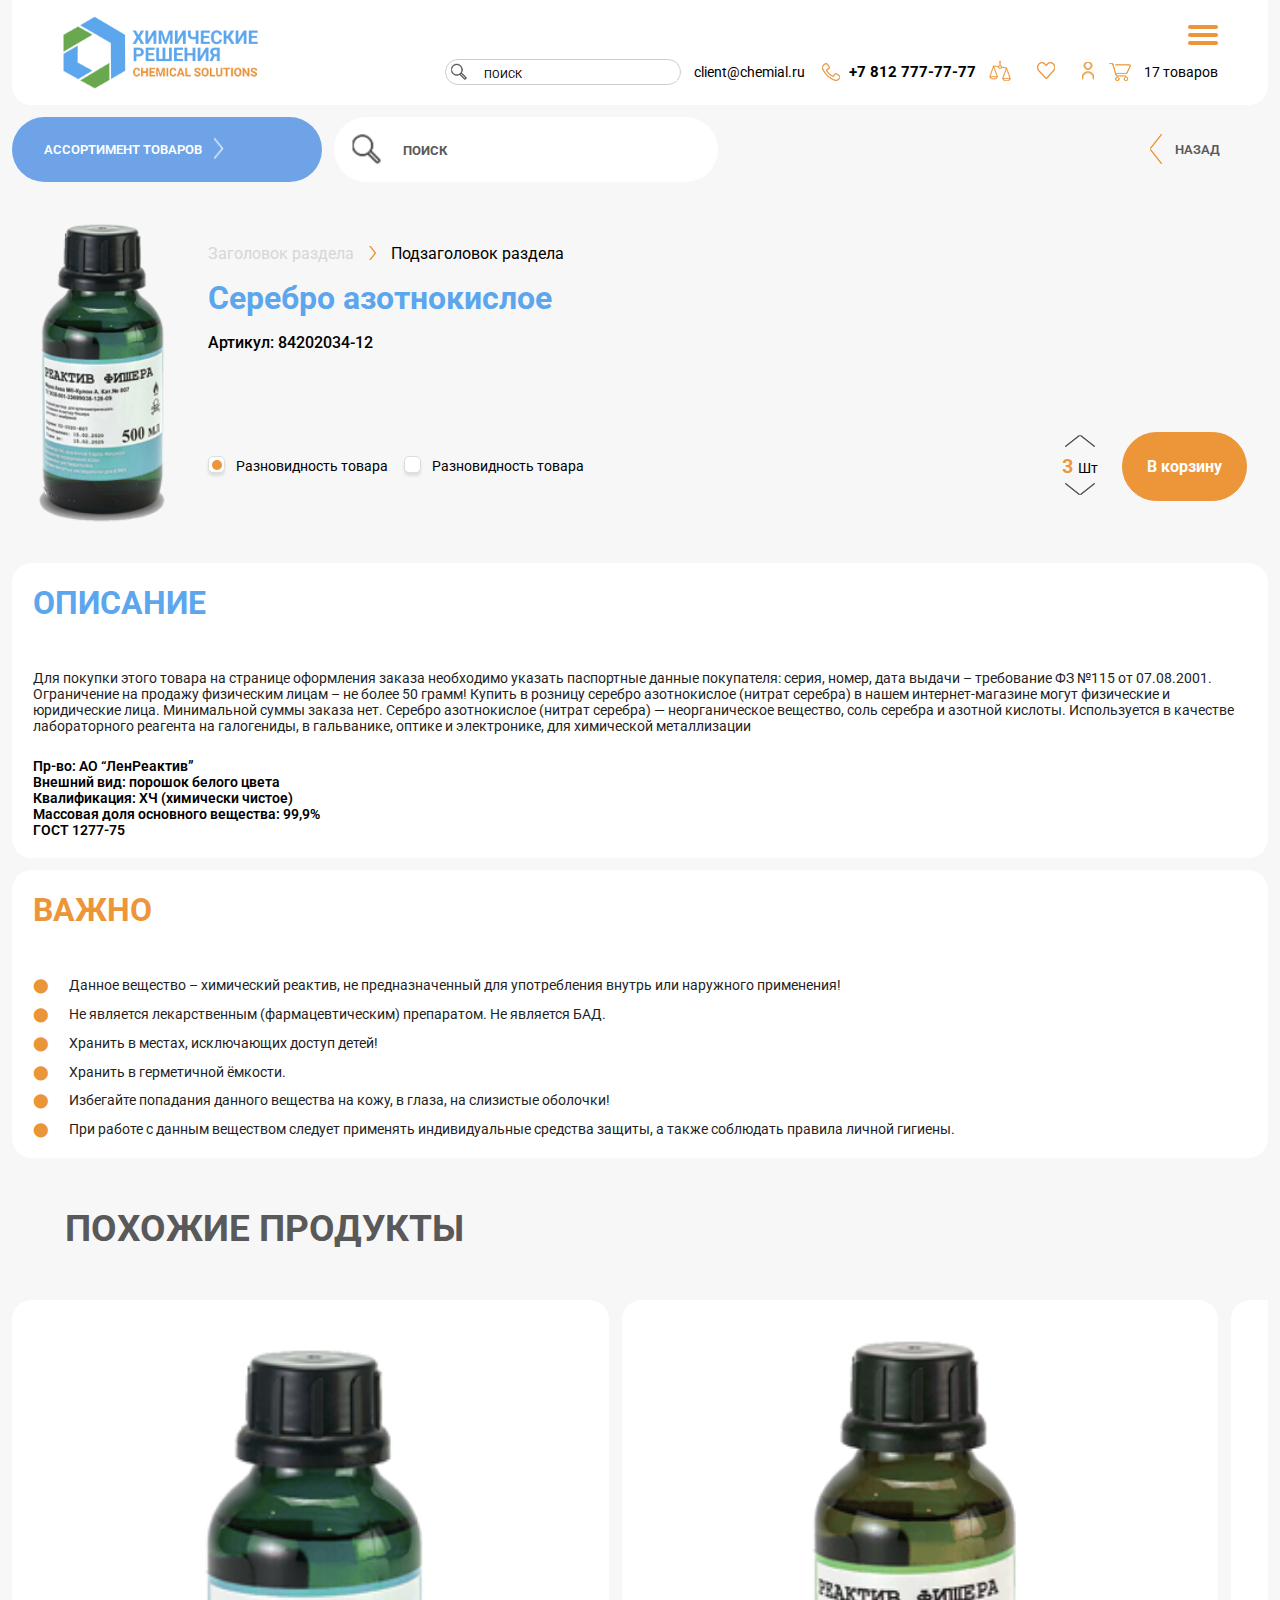
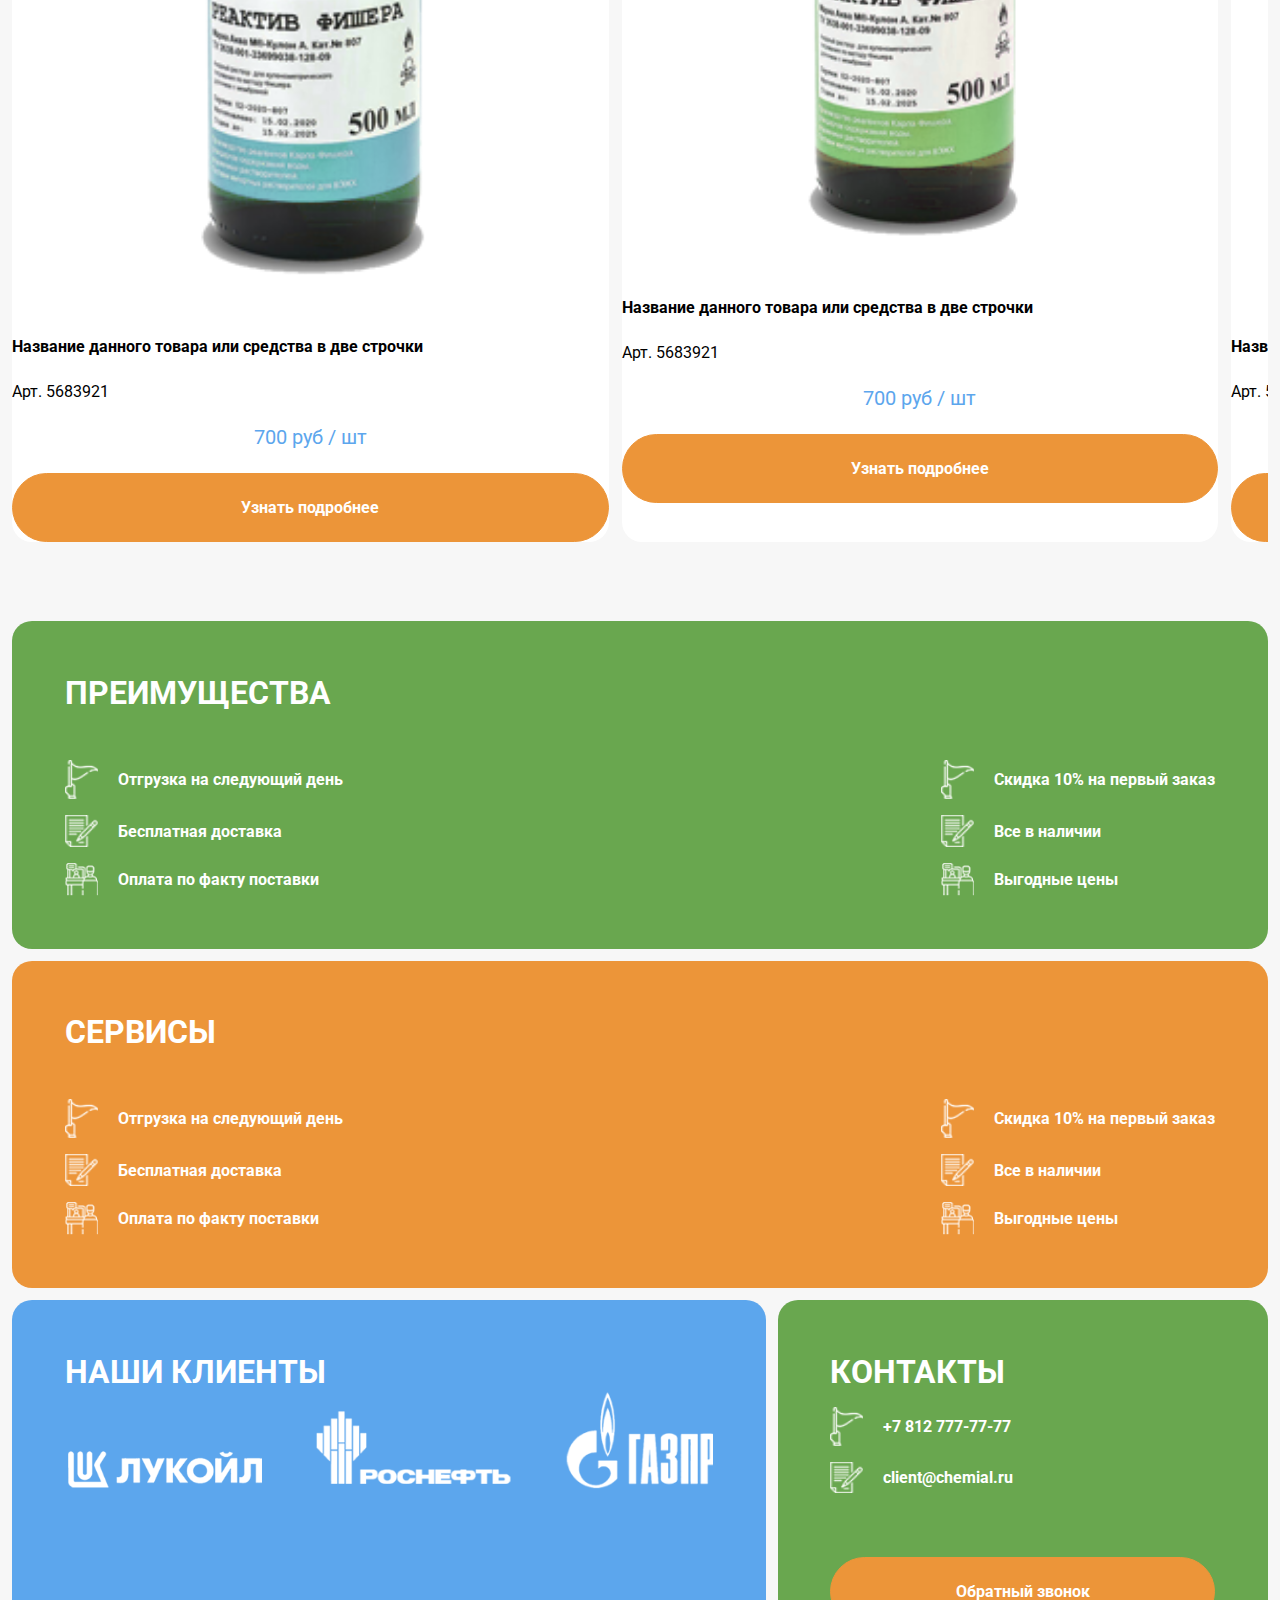
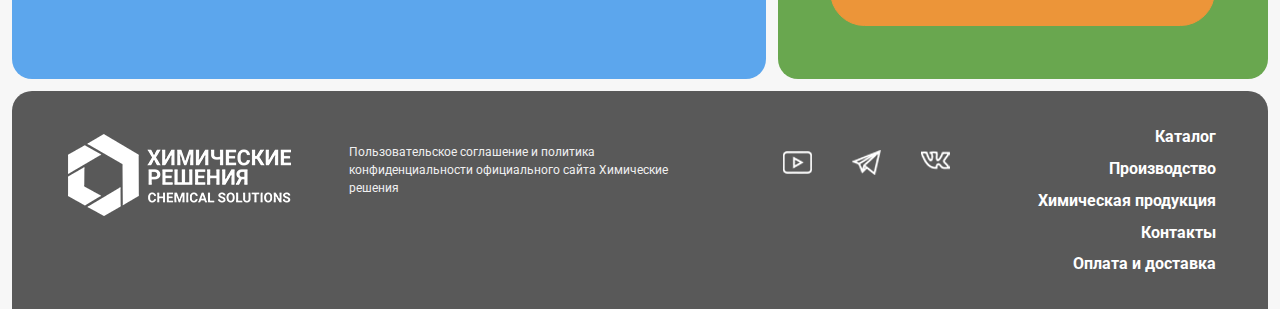
<file: item.html>
<!DOCTYPE html>
<html lang="ru">

<head>
    <meta charset="UTF-8">
    <meta name="viewport" content="width=device-width, initial-scale=1.0">
    <title>Химические решения: карточка товара</title>
    <link rel="stylesheet" href="./style.css">
    <link rel="preconnect" href="https://fonts.googleapis.com">
    <link rel="preconnect" href="https://fonts.gstatic.com" crossorigin>
    <link href="https://fonts.googleapis.com/css2?family=Roboto:wght@100;300;400;500;700;900&display=swap"
        rel="stylesheet">
    <script defer src="header.js"></script>
    <script defer src="catalog.js"></script>
</head>

<body>
    <header class="header header-fixed">
        <div class="header__container">
            <img class="header-logo" src="./images/logo.png" alt="Лого">
            <div class="header__nav">
                <div class="header__nav-item header__nav-item_mob">
                    <div class="header__nav-item_btn">
                        <img src="./images/seach-icon.png" alt="icon" width="18">
                        <input type="text" size="10" class="header__nav-item_btn-input" placeholder="ПОИСК">
                    </div>
                    <div class="header__nav-item-group">
                        <p class="header__nav-item-text"><a target="_blank" class="header__nav-item-text links-hover"
                                href="mailto:client@chemial.ru">
                                client@chemial.ru
                            </a></p>
                        <div class="header__nav-item_contacts">
                            <img src="./images/phone-icon.png" alt="icon">
                            <p class="header__nav-item_contacts-link"><a target="_blank"
                                    class="header__nav-item_contacts-link links-hover" href="tel:+78127777777">
                                    +7 812 777-77-77
                                </a></p>
                        </div>
                    </div>
                    <div class="header__icon">
                        <a target="_blank" href="#"><img src="./images/icon-scales.png" alt="icon"></a>
                        <a target="_blank" href="#"><img src="./images/icon-heart.png" alt="icon"></a>
                        <a target="_blank" href="#"><img src="./images/icon-people.png" alt="icon"></a>
                    </div>
                    <div class="header__nav-item_basket">
                        <img src="./images/icon-basket.png" alt="icon">
                        <p class="header__nav-item-text"><a class="header__nav-item-text links-hover" href="#">17
                                товаров</a></p>
                    </div>
                </div>
                <input id="menu-toggle" type="checkbox" />
                <label class='menu-button-container' for="menu-toggle">
                    <div class='menu-button'></div>
                </label>
                <ul class="header__nav-item-list">
                    <li class="header__nav-item header__nav-item-burger"><a class="header__nav-item links-hover"
                            href="./index.html">КАТАЛОГ</a>
                    </li>
                    <li class="header__nav-item header__nav-item-burger"><a class="header__nav-item links-hover"
                            href="#">ПРОИЗВОДСТВО</a>
                    </li>
                    <li class="header__nav-item header__nav-item-burger"><a class="header__nav-item links-hover"
                            href="#">ХИМИЧЕСКАЯ
                            ПРОДУКЦИЯ</a>
                    </li>
                    <li class="header__nav-item header__nav-item-burger"><a class="header__nav-item links-hover"
                            href="#">КОНТАКТЫ</a>
                    </li>
                    <li class="header__nav-item header__nav-item-burger"><a class="header__nav-item links-hover"
                            href="#">ОПЛАТА И ДОСТАВКА</a>
                    </li>
                </ul>
            </div>
        </div>
    </header>
    <main>
        <section class="info-nav info-nav_item section">
            <div class="info-nav_group">
                <div class="info-nav_range">
                    <p class="info-nav_range-header">АССОРТИМЕНТ&nbsp;ТОВАРОВ</p>
                    <img class="info-nav_range-img" src="./images/arrow-right.png" alt="arrow">
                    <div class="info-links info-links__nav_range">
                        <h3 class="info-links__list_header">АССОРТИМЕНТ ТОВАРОВ</h3>
                        <div class="info-links__list">
                            <ul class="info-links__list_gap">
                                <li class="info-links__list-items"><img src="./images/flag_icon.png" alt="icon"
                                        width="33"><a target="_blank" class="info-links__list-item" href="#">Химическая
                                        продукция
                                    </a></li>
                                <li class="info-links__list-items"><img src="./images/document-icon.png" alt="icon"
                                        width="33"><a target="_blank" class="info-links__list-item" href="#">Хобби и
                                        творчество</a></li>
                                <li class="info-links__list-items"><img src="./images/vacancy-icon.png" alt="icon"
                                        width="33"><a target="_blank" class="info-links__list-item" href="#">Индикаторы
                                        и красители</a></li>
                            </ul>
                            <ul class="info-links__list_gap">
                                <li class="info-links__list-items"><img src="./images/mask-icon.png" alt="icon"
                                        width="33"><a target="_blank" class="info-links__list-item" href="">Питательные
                                        среды
                                    </a></li>
                                <li class="info-links__list-items"><img src="./images/wond-icon.png" alt="icon"
                                        width="33"><a target="_blank" class="info-links__list-item" href="">Лабораторное
                                        оборудование</a></li>
                                <li class="info-links__list-items"><img src="./images/grant-icon.png" alt="icon"
                                        width="33"><a target="_blank" class="info-links__list-item"
                                        href="">Измерительное
                                        оборудование</a></li>
                            </ul>
                            <ul class="info-links__list_gap">
                                <li class="info-links__list-items"><img src="./images/payment-icon.png" alt="icon"
                                        width="33"><a target="_blank" class="info-links__list-item"
                                        href="">Вспомогательное
                                        оборудование
                                    </a></li>
                                <li class="info-links__list-items"><img src="./images/payment-icon.png" alt="icon"
                                        width="33"><a target="_blank" class="info-links__list-item" href="">Бумага
                                        фильтровальная</a></li>
                                <li class="info-links__list-items"><img src="./images/payment-icon.png" alt="icon"
                                        width="33"><a target="_blank" class="info-links__list-item" href="">Средства
                                        защиты</a></li>
                            </ul>
                            <ul class="info-links__list_gap">
                                <li class="info-links__list-items"><img src="./images/payment-icon.png" alt="icon"
                                        width="33"><a target="_blank" class="info-links__list-item"
                                        href="">Стандарт-титры
                                        (фиксаналы)
                                    </a></li>
                                <li class="info-links__list-items"><img src="./images/payment-icon.png" alt="icon"
                                        width="33"><a target="_blank" class="info-links__list-item" href="">Стандартные
                                        образцы</a></li>
                            </ul>
                        </div>
                        <div>
                            <ul class="info-links__btn">
                                <li class="info-links__list-items"><img src="./images/seach-icon.png" alt="icon"
                                        width="33"><input type="text"
                                        class="info-links__list-item info-links__list-item_hover" placeholder="ПОИСК">
                                </li>
                            </ul>
                        </div>
                    </div>
                </div>
                <div>
                    <ul class="info-links__btn">
                        <li class="info-links__list-items"><img src="./images/seach-icon.png" alt="icon"
                                width="33"><input type="text"
                                class="info-links__list-item info-links__list-item_hover info-links__list-item_padding info-links_seaching"
                                placeholder="ПОИСК"></li>
                    </ul>
                </div>
            </div>
            <a href="./catalog.html" class="info-nav_back">
                <img src="./images/arrow-orange-left.png" alt="Стрелка назад" class="info-nav_back-arrow">
                <p class="info-nav_range-header info-nav_back-title">НАЗАД</p>
            </a>
        </section>
        <section class="item section">
            <div class="item-top">
                <div class="item-img">
                    <img src="./images/card-item.png" alt="Изображение товара" class="item-img">
                </div>
                <div class="item-info">
                    <ul class="cards-container_list-nav">
                        <li class="cards-container_list-nav_text"><a class="breadcrumb__links" href="">Заголовок раздела</a></li>
                        <img class="cards-container_list-nav_img" src="./images/arrow-orange.png" alt="icon">
                        <li class="cards-container_list-nav_text cards-container_list-nav_text-color"><a class="breadcrumb__links breadcrumb__links_color"
                                href="">Подзаголовок
                                раздела</a>
                        </li>
                    </ul>
                    <h3 class="info-links__list_header item-name">Серебро азотнокислое</h3>
                    <p class="item-code">Артикул: 84202034-12</p>
                    <div class="item-options">
                        <ul class="popular-card__list-checkbox_container">
                            <li class="popular-card__list-checkbox"><input class="popular-card__list-checkbox_input"
                                    type="checkbox" checked id="product-selection" name="product-selection" />
                                <label class="popular-card__text_list" for="product-selection">Разновидность
                                    товара</label>
                            </li>
                            <li class="popular-card__list-checkbox"><input class="popular-card__list-checkbox_input"
                                    type="checkbox" id="product-selection01" name="product-selection01" />
                                <label class="popular-card__text_list" for="product-selection01">Разновидность
                                    товара</label>
                            </li>
                        </ul>
                        <div class="item-info_amount">
                            <div class="popular-card__amount">
                                <button class="popular-card__amount_btn"><img class="popular-card__amount_btn-img"
                                        src="./images/arrow-up.png" alt="icon"></button>
                                <p class="popular-card__amount_list">3 <span
                                        class="popular-card__amount_list_color">Шт</span>
                                </p>
                                <button class="popular-card__amount_btn"><img class="popular-card__amount_btn-img"
                                        src="./images/arrowDown.png" alt="icon"></button>
                            </div>
                            <button class="popular-card__btn popular-card__btn_mob item-info_amount-btn">В
                                корзину</button>
                        </div>
                    </div>
                </div>
            </div>
        </section>
        <section class="section">
            <div class="info-links_group">
                <div class="info-links info-links_column info-links_color-white">
                    <h3 class="info-links__list_header info-links__title">ОПИСАНИЕ</h3>
                    <div class="info-links__list info-links__description">
                        <p class="info-links__description_text">Для покупки этого товара на странице оформления заказа
                            необходимо указать паспортные данные
                            покупателя: серия, номер, дата выдачи – требование ФЗ №115 от 07.08.2001.
                            Ограничение на продажу физическим лицам – не более 50 грамм!
                            Купить в розницу серебро азотнокислое (нитрат серебра) в нашем интернет-магазине могут
                            физические и юридические лица. Минимальной суммы заказа нет.
                            Серебро азотнокислое (нитрат серебра) — неорганическое вещество, соль серебра и азотной
                            кислоты.
                            Используется в качестве лабораторного реагента на галогениды, в гальванике, оптике и
                            электронике, для химической металлизации</p>
                        <div class="info-links__description_text info-links__description_text-color">
                            <p class="info-links__list-items">Пр-во: АО “ЛенРеактив”</p>
                            <p class="info-links__list-items">Внешний вид: порошок белого цвета</p>
                            <p class="info-links__list-items">Квалификация: ХЧ (химически чистое)</p>
                            <p class="info-links__list-items">Массовая доля основного вещества: 99,9%</p>
                            <p class="info-links__list-items">ГОСТ 1277-75</li>
                        </div>
                    </div>
                </div>
                <div class="info-links info-links_color info-links_color-white">
                    <h3 class="info-links__list_header info-links__title-color">ВАЖНО</h3>
                    <div class="info-links__list">
                        <ul class="info-links__marker-container">
                            <li class="info-links__list-items info-links__marker">Данное вещество – химический реактив,
                                не предназначенный
                                для употребления внутрь или наружного применения!
                            </li>
                            <li class="info-links__list-items info-links__marker">Не является лекарственным
                                (фармацевтическим) препаратом.
                                Не является БАД.</li>
                            <li class="info-links__list-items info-links__marker">Хранить в местах, исключающих доступ
                                детей!
                            </li>
                            <li class="info-links__list-items info-links__marker">Хранить в герметичной ёмкости.
                            </li>
                            <li class="info-links__list-items info-links__marker">Избегайте попадания данного вещества
                                на кожу, в глаза, на
                                слизистые оболочки!
                            </li>
                            <li class="info-links__list-items info-links__marker"> При работе с данным веществом следует
                                применять
                                индивидуальные средства защиты, а также
                                соблюдать правила личной гигиены.
                            </li>
                        </ul>
                    </div>
                </div>
            </div>
        </section>
        <section class="section news section-item">
            <div class="section-item-header">
                <div class="news-header-wrapper">
                    <h2 class="section-item__title item__title-color">ПОХОЖИЕ ПРОДУКТЫ</h2>
                </div>
            </div>
            <div class="section-item-container">
                <div class="news-card popular-card card-shadow">
                    <a target="_blank" href="./item.html" class="card-link"></a>
                    <div class="popular-card__image-wrapper">
                        <img class="popular-card__image" src="./images/card-item.png">
                    </div>
                    <div class="popular-card__text-wrapper">
                        <h3 class="new-card__title">Название данного товара или средства
                            в две строчки</h3>
                        <p class="new-card__text">
                            Арт. 5683921
                        </p>
                        <p class="popular-card__price">700 руб / шт</p>
                        <button class="popular-card__btn"><a target="_blank" class="popular-card__link" href="#">Узнать
                                подробнее</a></button>
                    </div>
                </div>
                <div class="news-card popular-card card-shadow">
                    <a target="_blank" href="./item.html" class="card-link"></a>
                    <div class="popular-card__image-wrapper">
                        <img class="popular-card__image" src="./images/card-item2.png">
                    </div>
                    <div class="popular-card__text-wrapper">
                        <h3 class="new-card__title">Название данного товара или средства
                            в две строчки</h3>
                        <p class="new-card__text">
                            Арт. 5683921</p>
                        <p class="popular-card__price">700 руб / шт</p>
                        <button class="popular-card__btn"><a target="_blank" class="popular-card__link" href="#">Узнать
                                подробнее</a></button>
                    </div>
                </div>
                <div class="news-card popular-card card-shadow">
                    <a target="_blank" href="./item.html" class="card-link"></a>
                    <div class="popular-card__image-wrapper">
                        <img class="popular-card__image" src="./images/card-item.png">
                    </div>
                    <div class="popular-card__text-wrapper">
                        <h3 class="new-card__title">Название данного товара или средства
                            в две строчки</h3>
                        <p class="new-card__text">
                            Арт. 5683921</p>
                        <p class="popular-card__price">700 руб / шт</p>
                        <button class="popular-card__btn"><a target="_blank" class="popular-card__link" href="#">Узнать
                                подробнее</a></button>
                    </div>
                </div>
                <div class="news-card popular-card card-shadow">
                    <a target="_blank" href="./item.html" class="card-link"></a>
                    <div class="popular-card__image-wrapper">
                        <img class="popular-card__image" src="./images/card-item2.png">
                    </div>
                    <div class="popular-card__text-wrapper">
                        <h3 class="new-card__title">Название данного товара или средства
                            в две строчки</h3>
                        <p class="new-card__text">
                            Арт. 5683921</p>
                        <p class="popular-card__price">700 руб / шт</p>
                        <button class="popular-card__btn"><a target="_blank" class="popular-card__link" href="#">Узнать
                                подробнее</a></button>
                    </div>
                </div>
                <div class="news-card popular-card card-shadow">
                    <a target="_blank" href="./item.html" class="card-link"></a>
                    <div class="popular-card__image-wrapper">
                        <img class="popular-card__image" src="./images/card-item.png">
                    </div>
                    <div class="popular-card__text-wrapper">
                        <h3 class="new-card__title">Название данного товара или средства
                            в две строчки</h3>
                        <p class="new-card__text">
                            Арт. 5683921</p>
                        <p class="popular-card__price">700 руб / шт</p>
                        <button class="popular-card__btn"><a target="_blank" class="popular-card__link" href="#">Узнать
                                подробнее</a></button>
                    </div>
                </div>
            </div>
        </section>
        <section class="info info-padding section">
            <div class="info-links_group">
                <div class="info-links info-links_column">
                    <h3 class="info-links__list_header">ПРЕИМУЩЕСТВА</h3>
                    <div class="info-links__list">
                        <ul class="info-links__list_gap">
                            <li class="info-links__list-items"><img src="./images/flag_icon.png" alt="icon"
                                    width="33"><a target="_blank" class="info-links__list-item" href="#">Отгрузка
                                    на следующий день
                                </a></li>
                            <li class="info-links__list-items"><img src="./images/document-icon.png" alt="icon"
                                    width="33"><a target="_blank" class="info-links__list-item" href="#">Бесплатная
                                    доставка</a></li>
                            <li class="info-links__list-items"><img src="./images/vacancy-icon.png" alt="icon"
                                    width="33"><a target="_blank" class="info-links__list-item" href="#">Оплата по факту
                                    поставки</a>
                            </li>
                        </ul>
                        <ul class="info-links__list_gap">
                            <li class="info-links__list-items"><img src="./images/flag_icon.png" alt="icon"
                                    width="33"><a target="_blank" class="info-links__list-item" href="">Скидка 10%
                                    на первый заказ
                                </a></li>
                            <li class="info-links__list-items"><img src="./images/document-icon.png" alt="icon"
                                    width="33"><a target="_blank" class="info-links__list-item" href="">Все в
                                    наличии</a></li>
                            <li class="info-links__list-items"><img src="./images/vacancy-icon.png" alt="icon"
                                    width="33"><a target="_blank" class="info-links__list-item" href="">Выгодные
                                    цены</a></li>
                        </ul>
                    </div>
                </div>
                <div class="info-links info-links_color">
                    <h3 class="info-links__list_header">СЕРВИСЫ</h3>
                    <div class="info-links__list">
                        <ul class="info-links__list_gap">
                            <li class="info-links__list-items"><img src="./images/flag_icon.png" alt="icon"
                                    width="33"><a target="_blank" class="info-links__list-item" href="#">Отгрузка
                                    на следующий день
                                </a></li>
                            <li class="info-links__list-items"><img src="./images/document-icon.png" alt="icon"
                                    width="33"><a target="_blank" class="info-links__list-item" href="#">Бесплатная
                                    доставка</a></li>
                            <li class="info-links__list-items"><img src="./images/vacancy-icon.png" alt="icon"
                                    width="33"><a target="_blank" class="info-links__list-item" href="#">Оплата по факту
                                    поставки</a>
                            </li>
                        </ul>
                        <ul class="info-links__list_gap">
                            <li class="info-links__list-items"><img src="./images/flag_icon.png" alt="icon"
                                    width="33"><a target="_blank" class="info-links__list-item" href="">Скидка 10%
                                    на первый заказ
                                </a></li>
                            <li class="info-links__list-items"><img src="./images/document-icon.png" alt="icon"
                                    width="33"><a target="_blank" class="info-links__list-item" href="">Все в
                                    наличии</a></li>
                            <li class="info-links__list-items"><img src="./images/vacancy-icon.png" alt="icon"
                                    width="33"><a target="_blank" class="info-links__list-item" href="">Выгодные
                                    цены</a></li>
                        </ul>
                    </div>
                </div>
            </div>
        </section>
        <section class="section partners">
            <div class="info-links_group partners-links_group">
                <div class="partners-links">
                    <h3 class="info-links__list_header">НАШИ КЛИЕНТЫ</h3>
                    <div class="partners__list section-item-container">
                        <img class="partners__list-img" src="./images/partners-img.png" alt="Лукойл">
                        <img class="partners__list-img" src="./images/partners-img2.png" alt="Роснефть">
                        <img class="partners__list-img" src="./images/partners-img3.png" alt="Газпром">
                        <img class="partners__list-img" src="./images/partners-img.png" alt="Лукойл">
                        <img class="partners__list-img" src="./images/partners-img2.png" alt="Роснефть">
                        <img class="partners__list-img" src="./images/partners-img3.png" alt="Газпром">
                        <img class="partners__list-img" src="./images/partners-img.png" alt="Лукойл">
                        <img class="partners__list-img" src="./images/partners-img2.png" alt="Роснефть">
                        <img class="partners__list-img" src="./images/partners-img3.png" alt="Газпром">
                    </div>
                </div>
                <div class="partners-links partners-links_color">
                    <h3 class="info-links__list_header">КОНТАКТЫ</h3>
                    <div class="partners-links__list">
                        <ul class="info-links__list_gap partners-links__list_gap">
                            <li class="info-links__list-items"><img src="./images/flag_icon.png" alt="icon"
                                    width="33"><a class="info-links__list-item" href="#">+7 812 777-77-77
                                </a></li>
                            <li class="info-links__list-items"><img src="./images/document-icon.png" alt="icon"
                                    width="33"><a class="info-links__list-item" href="#">client@chemial.ru</a></li>
                        </ul>
                        <button class="popular-card__btn popular-card__btn-contacts"><a target="_blank"
                                class="partners-link" href="">Обратный звонок</a></button>
                    </div>
                </div>
            </div>
        </section>
    </main>
    <footer>
        <div class="footer__container">
            <img src="./images/logo-footer.png" alt="logo" class="header__logo-gikit">
            <div class="footer-description">
                <p class="footer-description_text">Пользовательское соглашение и политика
                    конфиденциальности официального сайта
                    Химические решения</p>
            </div>
            <div class="footer-socials">
                <a target="_blank" href=""><img src="./images/youtube-icon.png" alt="youtube-icon"></a>
                <a target="_blank" href=""><img src="./images/telegram-icon.png" alt="telegram-icon"></a>
                <a target="_blank" href=""><img src="./images/vk-icon.png" alt="vk-icon"></a>
            </div>
            <div class="footer-info">
                <ul class="footer-info-links">
                    <li class="footer-info-links__items"><a target="_blank" class="footer-info-links__item"
                            href="#">Каталог
                        </a></li>
                    <li class="footer-info-links__items"><a target="_blank" class="footer-info-links__item"
                            href="#">Производство</a>
                    </li>
                    <li class="footer-info-links__items"><a target="_blank" class="footer-info-links__item"
                            href="#">Химическая
                            продукция</a></li>
                    <li class="footer-info-links__items"><a target="_blank" class="footer-info-links__item"
                            href="#">Контакты</a>
                    </li>
                    <li class="footer-info-links__items"><a target="_blank" class="footer-info-links__item"
                            href="#">Оплата и
                            доставка</a>
                    </li>
                </ul>
            </div>
        </div>
    </footer>
</body>

</html>
</file>
<file: style.css>
* {
    box-sizing: border-box;
    padding: 0;
    margin: 0;
    font-family: 'Roboto', sans-serif;
}

body {
    background-color: #f7f7f7;
}

header,
main,
footer {
    padding: 0 0.75rem;
}

.section {
    margin-top: 0.75rem;
}

li {
    list-style-type: none;
}

a {
    text-decoration: none;
    cursor: pointer;
}

a:hover {
    color: #000000;
    cursor: pointer;
}

.links-hover:hover {
    color: #5ca6ed;
    cursor: pointer;
}

/* header */

.menu-button-container {
    display: none;
    height: 100%;
    width: 30px;
    cursor: pointer;
    flex-direction: column;
    justify-content: center;
    align-items: center;
    padding-top: 1rem;
}

#menu-toggle {
    display: none;
}

.menu-button,
.menu-button::before,
.menu-button::after {
    display: block;
    background-color: #ec9539;
    position: absolute;
    height: 4px;
    width: 30px;
    transition: transform 400ms cubic-bezier(0.23, 1, 0.32, 1);
    border-radius: 2px;
}

.menu-button::before {
    content: '';
    margin-top: -8px;
}

.menu-button::after {
    content: '';
    margin-top: 8px;
}

#menu-toggle:checked+.menu-button-container .menu-button::before {
    margin-top: 0px;
    transform: rotate(405deg);
}

#menu-toggle:checked+.menu-button-container .menu-button {
    background: rgba(255, 255, 255, 0);
}

#menu-toggle:checked+.menu-button-container .menu-button::after {
    margin-top: 0px;
    transform: rotate(-405deg);
}

.header__nav-item-list {
    display: flex;
    gap: 4rem;
    position: relative;
}

.header__nav-item {
    font-size: 1.125rem;
    font-weight: 700;
    display: flex;
    gap: 4.5rem;
    justify-content: space-between;
    align-items: center;
    color: #000000;
}

.header__container {
    display: flex;
    justify-content: space-between;
    padding: 1rem 3.125rem;
    background-color: #ffffff;
    border-radius: 0 0 20px 20px;
    align-items: center;
}

.header__nav {
    display: flex;
    flex-direction: column;
    gap: 1.5rem;
}


.header__nav-item_btn {
    display: flex;
    gap: 1rem;
    border: 1px solid #cdcdcd;
    padding: 0.2rem;
    background-color: #ffffff;
    border-radius: 50px;
    align-items: flex-end;
}

.header__nav-item_btn-input {
    display: flex;
    border: none;
    padding: 0 6rem 0 0;
    outline: none;
}

.header__nav-item_btn-input::placeholder {
    font-size: 0.7rem;
    color: #000000;
}

.header__nav-item-group {
    display: flex;
    gap: 3.5rem;
    align-items: center;
}

.header__nav-item-text {
    font-size: 0.875rem;
    font-weight: 400;
    color: #000000;
}

.header__nav-item_contacts {
    display: flex;
    align-items: center;
    gap: 0.5rem;
}

.header__nav-item_contacts-link {
    color: #000000;
    font-size: 1.125rem;
    font-weight: 700;
}

.header__icon {
    display: flex;
    align-items: center;
    gap: 1.5rem;
}

.header__nav-item_basket {
    display: flex;
    align-items: center;
    gap: 0.8rem;
}

.header {
    top: -100px;
    left: 0;
    width: 100%;
    z-index: 10;
    transition: all .2s ease;
}

.header.fixed {
    position: fixed;
    transform: translateY(100px);
}

.input-padding {
    padding-right: 18rem;
}

/*   hero   */

.hero-container {
    position: relative;
}

.image-container-scroll,
.image-container {
    display: flex;
    width: 100%;
}

.image-container {
    transition: 400ms transform ease-in;
}

.image-container-scroll {
    flex: 1;
    overflow: hidden;
}

.img-hidden {
    display: none;
}

.banner-link {
    min-width: 100%;
    font-size: 0;
}

.banner-image {
    max-width: 100%;
    width: 100%;
    border-radius: 20px;
}

.hero__btn {
    position: absolute;
    z-index: 2;
    bottom: 7%;
    left: 50%;
    transform: translateX(-50%);
    display: flex;
    gap: 0.625rem;
    justify-content: center;
}

.hero__btn-click {
    background-color: transparent;
    border: 0.063rem solid #FFFFFF;
    width: 1rem;
    height: 1rem;
    border-radius: 50px;
    cursor: pointer;
}

.btn-active {
    background: #ffffff;
}

/* info */

.info-links {
    background-color: #5ca6ed;
    border-radius: 20px;
    display: flex;
    padding: 3.3rem;
    gap: 3rem;
    flex-direction: column;
}

.info-links_group {
    display: flex;
    margin-top: 0.75rem;
    justify-content: space-between;
}

.info-links__list {
    display: flex;
    justify-content: space-between;
}

.info-links__list_header {
    font-size: 3.313rem;
    color: #ffffff;
    font-weight: 700;
}

.info-links__btn {
    display: flex;
    background-color: #ffffff;
    border-radius: 50px;
    padding: 1.563rem;
}

.info-links_column {
    width: 49.7%;
    background-color: #69a74f;
}

.info-links_color {
    background-color: #ec9539;
    width: 49.7%;
}

.info-links__list_gap {
    display: flex;
    flex-direction: column;
    gap: 1.875rem;
}

.info-links__list-items {
    display: flex;
    align-items: center;
    gap: 1.25rem;
}

.info-links__list-item {
    color: #ffffff;
    font-size: 1.125rem;
    font-weight: 700;
}

.info-links__list-item_hover {
    padding-right: 59rem;
    border: none;
    outline: none;
    color: #000000;
}

.info-links__list-item_hover::placeholder {
    color: #595959;
    font-size: 1.125rem;
    font-weight: 700;
}

/* news */

.news-header-wrapper {
    display: flex;
    gap: 2.188rem;
    justify-content: center;
    align-items: center;
}

.news-card {
    width: 42%;
    display: flex;
    flex-direction: column;
    justify-content: flex-start;
    align-self: stretch;
    flex-shrink: 0;
    background-color: #FFFFFF;
    border-radius: 20px;
    gap: 3.375rem;
    position: relative;
}

.card-link {
    position: absolute;
    z-index: 1;
    height: 100%;
    width: 100%;
    top: 0;
    left: 0;
    cursor: pointer;
}

.news-card__image {
    width: 100%;
}

.news-card__image-wrapper {
    position: relative;
}

.news-card__text-wrapper {
    display: flex;
    flex-direction: column;
    justify-content: center;
    align-items: flex-start;
    padding: 0 3.3rem 3.3rem 3.3rem;
    gap: 1.5rem;
}

.new-card__title {
    font-size: 1rem;
    font-weight: 700;
    color: #000000;
    line-height: 1.375rem;
}

/* section-item common styles */

.section-item {
    display: flex;
    flex-direction: column;
    justify-content: flex-start;
    padding-top: 2.313rem;
    gap: 2.25rem;
}

.section-item-header {
    display: flex;
    justify-content: space-between;
    align-items: center;
    padding: 0 3.3rem 0.875rem 3.3rem;
}

.section-item__title {
    font-size: 3.313rem;
    font-weight: 700;
    color: #5ca6ed;
}

.see-all {
    display: flex;
    justify-self: center;
    align-items: center;
    gap: 1rem;
    padding-left: 1rem;
}

.see-all__title {
    font-size: 0.75rem;
    color: #1f1f1f;
}

.section-item-container {
    display: flex;
    align-items: flex-start;
    gap: 0.813rem;
    overflow-x: scroll;
    padding-bottom: 2.125rem;
    position: relative;
    cursor: pointer;
}

/* .shadow {
    position: absolute;
    bottom: 38px;
    transform: translateY(0);
    background-color: #f9f9f9;
    width: 229px;
    height: 574px;
    z-index: 3;
    opacity: 70%;
    right: 0;
    border-radius: 20px 0 0 20px;
} */

.section-item-container::-webkit-scrollbar {
    height: 9px;
    background: #FFFFFF;
    border-radius: 10px;
}


.section-item-container::-webkit-scrollbar-thumb:horizontal {
    background: #eb953980;
    border-radius: 10px;
}

.section-item-container::-webkit-scrollbar-thumb:hover {
    background: #eb9539;
}


/* popular */

.section-item__title-color {
    color: #ec9539;
}

.popular-card__image {
    width: 40%;
}

.popular-card__text-wrapper {
    display: flex;
    flex-direction: column;
    justify-content: center;
    gap: 1.5rem;
}

.popular-card__image-wrapper {
    position: relative;
    display: flex;
    justify-content: center;
    flex-direction: column;
    align-items: center;
    gap: 3rem;
}

.popular-card__image-wrapper-text {
    display: flex;
    flex-direction: column;
    gap: 1rem;
}

.popular-card__price {
    color: #5ca6ed;
    font-size: 1.25rem;
    text-align: center;
}

.popular-card__btn {
    background-color: #ec9539;
    border: 1px solid #ec9539;
    color: #ffffff;
    font-size: 1rem;
    border-radius: 50px;
    padding: 1.5rem 3.5rem;
    font-weight: 700;
}

.popular-card__link {
    color: #ffffff;
    text-align: center;
}

/* partners */

.partners-links {
    border-radius: 20px;
    display: flex;
    padding: 3.3rem;
    gap: 3rem;
    flex-direction: column;
    width: 70%;
    background-color: #5ca6ed;
}

.partners-links_color {
    width: 29%;
    background-color: #69a74f;
}

.partners-links__list {
    display: flex;
    justify-content: space-between;
    flex-direction: column;
}

.partners-link {
    color: #ffffff;
    padding-top: 4rem;
}

.partners__list {
    align-items: flex-end;
    padding-bottom: 8rem;
    gap: 6.1rem;
}

.partners-links__list_gap {
    padding-bottom: 4rem;
}

/* footer */

footer {
    padding-top: 2.313rem;
}

.footer__container {
    background-color: #595959;
    border-radius: 20px 20px 0 0;
    display: flex;
    justify-content: space-between;
    align-items: flex-start;
    padding: 2.25rem 3.25rem;
}

.footer-block_left {
    display: flex;
    align-items: flex-start;
    gap: 2.5rem;
}

.footer-description {
    width: 30%;
    display: flex;
    flex-direction: column;
    gap: 1.625rem;
}

.footer-description_text {
    line-height: 1.125rem;
    font-size: 0.75rem;
    font-weight: 400;
    color: #f0f0f0;
    padding-top: 1rem;
}

.footer-socials {
    display: flex;
    gap: 2.5rem;
    padding: 1.438rem 2.625rem;
}

.footer-info-links {
    display: flex;
    flex-direction: column;
    align-items: flex-end;
    gap: 0.8rem;
}

.footer-info-links__item {
    color: #ffffff;
    line-height: 1.125rem;
    font-size: 1rem;
    font-weight: 700;
}


/********** CATALOG PAGE **********/

.info-nav {
    display: flex;
    align-items: center;
    justify-content: space-between;
}

.info-nav_group {
    display: flex;
    gap: 0.75rem;
}

.info-nav_range {
    background-color: #6EA4E7;
    border-radius: 50px;
    display: flex;
    align-items: center;
    padding-right: 2rem;
    position: relative;
    cursor: pointer;
    flex-shrink: 0;
    width: 310px;
}

.info-nav_range-header {
    font-size: 1.125rem;
    color: #FFFFFF;
    font-weight: 600;
    line-height: 1.438rem;
    padding: 1.5rem 0 1.5rem 2rem;
}

.info-nav_range-img {
    width: 40px;
}

.info-links__nav_range {
    display: none;
    position: absolute;
    z-index: 5;
    top: 88px;
    left: 0;
}

.info-links__list-item_padding {
    padding-right: 30.5rem;
}

.type-of_group {
    display: flex;
    gap: 2.75rem;
}

.type-of-goods {
    display: flex;
    gap: 1rem;
}

.type-of-goods_btn,
.type-of-goods_btn-list {
    border: inherit;
    background-color: inherit;
    cursor: pointer;
}

.type-of-price {
    display: flex;
    align-items: center;
    gap: 1rem;
    padding-right: 3rem;
}

.type-of-price_header {
    font-size: 0.875rem;
    font-weight: 400;
}

.cards-item {
    display: flex;
    margin-top: 0.75rem;
}

.cards {
    display: flex;
    flex-wrap: wrap;
    gap: 0.75rem;
}

.sidebar__container {
    border-radius: 20px;
    display: flex;
    margin-right: 1rem;
    position: relative;
    flex-direction: column;
    width: 310px;
    flex-shrink: 0;
}

.burger-menu {
    padding-top: 0.5rem;
    display: none;
    width: 25px;
    position: absolute;
    left: 10px;
    top: 23px;
}

.burger-menu>span {
    display: block;
    width: 100%;
    height: 3px;
    border-radius: 50px;
    background-color: #6EA4E7;
}

.burger-menu>span:not(:last-child) {
    margin-bottom: 5px;
}

.sidebar__chapter {
    display: flex;
    flex-direction: column;
    background-color: #595959;
    border-radius: 20px;
    gap: 1.75rem;
}

.sidebar__chapter-link {
    font-size: 0.875rem;
    font-weight: 500;
    line-height: 1.438rem;
    color: #FFFFFF;
}

.sidebar__chapter-header {
    font-size: 1.125rem;
    color: #FFFFFF;
    font-weight: 600;
    line-height: 1.438rem;
    cursor: pointer;
    position: relative;
    display: flex;
    flex-direction: column;
    gap: 0.75rem;
    padding: 3rem 1rem 2rem 3rem;
}

.sidebar__chapter-header_padding {
    padding-top: 0;
}

.sidebar__chapter-header_img {
    width: 60px;
}

.accordion_target-checkbox {
    display: flex;
    gap: 0.35rem;
    flex-direction: column;
}

.accordion_trigger {
    color: #FFFFFF;
}

.popular-card__item {
    width: 32.6%;
    padding: 3.3rem 3.3rem 3.3rem 3.3rem;
    justify-content: space-between;
}

.socials {
    display: flex;
    align-items: center;
    padding: 1.5rem 0 0 3.2rem;
    gap: 0.3rem;
}

.socials a img {
    width: 20px;
}

.socials a {
    font-size: 0;
}

.layout-image,
.list-image {
    width: 30px;
}

/* pagination */

.pagination-container {
    padding: 3rem 0;
}

.pagination {
    display: flex;
    gap: 0.5rem;
}

.cards-container {
    width: 100%;
}

.cards-container_list-pagination {
    width: 100%;
    display: flex;
    flex-direction: column;
    align-items: center;
}

.page-item,
.page-link {
    font-size: 1.125rem;
    color: #505353;
    font-weight: 700;
    cursor: pointer;
}

.cards-container_list {
    display: none;
}

/* второй вариант внешнего вида карточек */

.cards-container_list {
    width: 100%;
    flex-direction: column;
}

.cards-container_list-nav {
    display: flex;
    gap: 0.9rem;
    padding: 2rem;
    align-items: center;
}

.cards-container_list-nav_text,
.breadcrumb__links {
    font-size: 1rem;
    font-weight: 400;
    color: #d6d6d6;
    cursor: pointer;
}

.cards-container_list-nav_text-color,
.breadcrumb__links_color {
    color: #000000;
}

.popular-card__item-list {
    display: flex;
    border-radius: 20px;
    width: 100%;
    background-color: #FFFFFF;
    justify-content: space-between;
    padding: 1rem 2rem;
    align-items: center;
}

.cards-list {
    display: flex;
    gap: 0.75rem;
    width: 100%;
    flex-direction: column;
}

.popular-card__image-wrapper-list {
    display: flex;
    align-items: center;
}

.popular-card__text-wrapper-list {
    display: flex;
    flex-direction: column;
    gap: 1rem;
    width: 35%;
}

.popular-card__text_list,
.popular-card__amount_list_color {
    font-size: 0.875rem;
    font-weight: 400;
    color: #000000;
}

.popular-card__image-list {
    width: 40px;
}

.popular-card__text-container {
    display: flex;
    justify-content: space-between;
}

.popular-card__list-checkbox_container {
    display: flex;
    flex-direction: column;
    justify-content: space-between;
}

.popular-card__list-checkbox {
    display: flex;
}

.popular-card__list-checkbox_input[type="checkbox"]:checked,
.popular-card__list-checkbox_input[type="checkbox"]:not(:checked) {
    position: absolute;
    left: -9999px;
}

.popular-card__list-checkbox_input[type="checkbox"]:checked+label,
.popular-card__list-checkbox_input[type="checkbox"]:not(:checked)+label {
    display: inline-block;
    position: relative;
    padding-left: 28px;
    line-height: 20px;
    cursor: pointer;
}

.popular-card__list-checkbox_input[type="checkbox"]:checked+label:before,
.popular-card__list-checkbox_input[type="checkbox"]:not(:checked)+label:before {
    content: "";
    position: absolute;
    left: 0px;
    top: 0px;
    width: 15px;
    height: 15px;
    border: 1px solid #dddddd;
    background-color: #ffffff;
    box-shadow: 0px 3px 3px 0px rgba(0, 0, 0, 0.1);
}

.popular-card__list-checkbox_input[type="checkbox"]:checked+label:before,
.popular-card__list-checkbox_input[type="checkbox"]:not(:checked)+label:before {
    border-radius: 5px;
}

.popular-card__list-checkbox_input[type="checkbox"]:checked+label:after,
.popular-card__list-checkbox_input[type="checkbox"]:not(:checked)+label:after {
    content: "";
    position: absolute;
    -webkit-transition: all 0.2s ease;
    -moz-transition: all 0.2s ease;
    -o-transition: all 0.2s ease;
    transition: all 0.2s ease;
}

.popular-card__list-checkbox_input[type="checkbox"]:checked+label:after,
.popular-card__list-checkbox_input[type="checkbox"]:not(:checked)+label:after {
    left: 4px;
    top: 4px;
    width: 10px;
    height: 10px;
    border-radius: 100%;
    background-color: #ec9539;
}

.popular-card__list-checkbox_input[type="checkbox"]:not(:checked)+label:after {
    opacity: 0;
}

.popular-card__list-checkbox_input[type="checkbox"]:checked+label:after {
    opacity: 1;
}

.popular-card__text-wrapper__list {
    display: flex;
    flex-direction: column;
    justify-content: space-between;
}

.popular-card__price_list {
    color: #5ca6ed;
    font-size: 1.25rem;
    font-weight: 600;
}

.popular-card__price_list-color {
    color: #5ca6ed;
    font-size: 0.875rem;
    font-weight: 400;
}

.popular-card__amount_list {
    color: #ec9539;
    font-size: 1.25rem;
    font-weight: 600;
}

.popular-card__amount {
    display: flex;
    flex-direction: column;
    justify-content: space-between;
}

.popular-card__amount_btn {
    border: inherit;
    background-color: inherit;
    cursor: pointer;
}

.popular-card_list-basket {
    display: flex;
    flex-direction: column;
    align-items: center;
    justify-content: center;
    gap: 0.8rem;
}

.popular-card_list-basket_btn {
    background-color: #ec9539;
    border: 1px solid #ec9539;
    color: #ffffff;
    font-size: 1rem;
    border-radius: 50px;
    padding: 0.5rem 1.5rem;
    font-weight: 700;
}

.popular-card_list-basket_text {
    color: #69a84f;
    font-size: 0.875rem;
    font-weight: 400;
}

.popular-card_list-fav {
    border: inherit;
    background-color: inherit;
    cursor: pointer;
}

/********** ENDS CATALOG PAGE **********/

/********** ITEM PAGE ******************/
.info-nav_back {
    display: flex;
    align-items: center;
    gap: 0.8rem;
    cursor: pointer;
}

.item {
    padding: 3.3rem;
    width: 100%;
    display: flex;
}

.item-img {
    width: 13%;
}

.item-img img {
    width: 100%;
}

.item-top {
    width: 100%;
    gap: 7.5rem;
    display: flex;
    align-items: center;
}

.info-nav_back-title {
    color: #595959;
    padding: 0;
    padding-right: 3rem;
}

.item-info {
    flex-direction: column;
    gap: 1rem;
    display: flex;
    width: 100%;
}

.item-info .cards-container_list-nav {
    padding: 0;
}

.item-name {
    color: #5ca6ed;
}

.item-code {
    font-size: 1rem;
    font-weight: 500;
    color: #000000;
}

.item-options .popular-card__list-checkbox_container {
    flex-direction: row;
    gap: 2rem;
}

.item-options {
    justify-content: space-between;
    padding-top: 7rem;
}

.item-options {
    width: 100%;
    display: flex;
    align-items: center;
}

.item-info_amount {
    display: flex;
    gap: 3.51rem;
}

.item-info_amount-btn {
    padding: 1.5rem 6.5rem;
}

.info-links_color-white {
    background-color: #FFFFFF;
}

.info-links__title {
    color: #5ca6ed;
}

.info-links__title-color {
    color: #ec9539;
}

.info-links__description {
    flex-direction: column;
    gap: 1rem;
}

.info-links__marker {
    list-style-type: circle;
    color: #1f1f1f;
    font-weight: 400;
    font-size: 0.875rem;
}

.info-links__description_text {
    color: #1f1f1f;
    font-weight: 400;
    font-size: 0.875rem;
}

.info-links__description_text-color {
    color: #000000;
    font-weight: 600;
}

.info-links__marker::before {
    color: #eb9539;
    content: "⬤";
}

.info-links__marker-container {
    display: flex;
    gap: 0.8rem;
    flex-direction: column;
}

.item__title-color {
    color: #595959;
}

.info-padding {
    padding-top: 2.313rem;
}

/********** ENDS ITEM PAGE **********/


@media (min-width: 1601px) {
    .section {
        max-width: 1600px;
        margin: 0.75rem auto 0 auto;
    }

    .footer-container {
        justify-content: center;
    }
}

@media (min-width: 1281px) and (max-width: 1440px) {

    .header__nav-item-group {
        gap: 1.5rem;
    }

    .header__nav-item_btn-input {
        padding: 0 2rem 0 0;
    }

    .header__nav-item-list {
        gap: 2.5rem;
    }

    .input-padding {
        padding-right: 15rem;
    }

    .header__nav-item {
        gap: 2rem;
        flex-wrap: wrap;
    }

    .header__nav-item,
    .header__nav-item_contacts-link {
        font-size: 1rem;
    }

    .info-links__list {
        gap: 1rem;
    }

    .info-links__list-item_hover {
        padding-right: 54rem;
    }

    .popular-card__btn {
        padding: 1.5rem 1.5rem;
    }

    .partners-links {
        width: 64%;
    }

    .partners-links_color {
        width: 35%;
    }

    .popular-card__btn-contacts {
        padding: 1.5rem 3.5rem;
    }

    /********** CATALOG PAGE **********/

    .info-links__list-item_padding {
        padding-right: 19.5rem;
    }

    .popular-card__item {
        width: 32.46%;
    }

    .popular-card__item-list {
        padding: 1rem 0rem;
    }

    /********** ENDS CATALOG PAGE **********/

    /********** ITEM PAGE **********/

    .item-info_amount-btn {
        padding: 1.5rem 5.5rem;
    }

    /********** ENDS ITEM PAGE **********/
}

@media (max-width: 1280px) {

    .menu-button-container {
        display: flex;
        z-index: 4;
    }

    .header__nav-item-list {
        position: absolute;
        z-index: 3;
        top: 0;
        right: 0;
        width: 50%;
        justify-content: center;
        align-items: center;
        flex-direction: column;
        gap: 0;
        padding-top: 3rem;
        padding-right: 3rem;
    }

    #menu-toggle~.header__nav-item-list .header__nav-item-burger {
        height: 0;
        margin: 0;
        padding: 0;
        border: 0;
        transition: height 400ms cubic-bezier(0.23, 1, 0.32, 1);
    }

    #menu-toggle:checked~.header__nav-item-list .header__nav-item-burger {
        padding: 2rem;
        transition: height 400ms cubic-bezier(0.23, 1, 0.32, 1);
    }

    .header__nav-item-burger {
        display: flex;
        justify-content: center;
        margin: 0;
        width: 100%;
        color: #000000;
        background-color: #ffffff;
        opacity: 80%;
    }

    .header__nav {
        flex-direction: column-reverse;
        gap: 1.5rem;
        align-items: flex-end;
    }

    .header__nav-item-burger {
        margin: 0 1rem;
        overflow: hidden;
    }

    .header-logo {
        max-width: 200px;
    }

    .header__nav-item-group {
        gap: 1rem;
    }

    .header__nav-item_contacts-link {
        font-size: 0.93rem;
    }

    .header__nav-item {
        font-size: 0.85rem;
        flex-wrap: wrap;
        gap: 0.8rem;
        justify-content: flex-end;
        text-align: center;
    }

    .info-links__list_header {
        font-size: 2rem;
    }

    .info-links__list {
        flex-wrap: wrap;
        gap: 1.5rem;
    }

    .info-links__list_gap {
        gap: 1rem;
    }

    .info-links__list-item {
        font-size: 1rem;
    }

    .info-links__btn {
        padding: 1rem;
    }

    .info-links__list-item_hover {
        padding-right: 23rem;
    }

    .info-links__list-item_hover::placeholder {
        font-size: 0.8rem;
    }

    .info-links_group {
        flex-direction: column;
        gap: 0.75rem;
    }

    .info-links_column {
        width: 100%;
    }

    .info-links_color {
        width: 100%;
    }

    .section-item__title {
        font-size: 2.313rem;
    }

    .news-card {
        width: 70%;
    }

    .popular-card {
        width: 47.5%;
    }

    .popular-card__image-wrapper {
        padding-top: 2rem;
    }

    .partners-links_group {
        flex-direction: row;
    }

    .partners-links {
        width: 60%;
        gap: 0;
    }

    .partners__list {
        padding-bottom: 2rem;
        gap: 3.1rem;
    }

    .partners__list-img {
        width: 200px;
    }

    .partners-link {
        padding-top: 2rem;
    }

    .popular-card__btn-contacts {
        padding: 1.5rem 1.5rem;
    }

    .partners-links__list_gap {
        padding-top: 1rem;
    }

    .footer__container {
        flex-wrap: wrap;
    }

    /********** CATALOG PAGE **********/

    .info-nav {
        flex-direction: column;
        gap: 1.5rem;
    }

    .info-nav_group {
        width: 100%;
    }

    .type-of_group {
        width: 100%;
        justify-content: space-between;
    }

    .info-nav_range-header {
        font-size: 0.8rem;
        padding: 0 0 0 2rem;
    }

    .info-nav_range-img {
        width: 30px;
    }

    .info-links__list-item_padding {
        padding-right: 15rem;
    }

    .type-of-goods {
        padding-left: 3rem;
    }

    .burger-menu {
        display: block;
    }

    .sidebar__container {
        max-width: 7%;
        height: 3rem;
        overflow: hidden;
        transition: all 0.4s ease-out;
        background-color: inherit;
        padding: 3.938rem 2.688rem 3.813rem 3rem;
        position: absolute;
        z-index: 2;
        width: 370px;
    }

    .sidebar__chapter {
        overflow: hidden;
    }

    .sidebar__container:hover,
    .sidebar__chapter:hover,
    .sidebar__container:active,
    .sidebar__chapter:active {
        max-width: 100%;
        height: auto;
    }

    .popular-card__item {
        width: 49%;
    }

    .popular-card__btn_mob {
        padding: 1.5rem 1.5rem;
    }

    .socials {
        display: none;
    }

    footer {
        padding-top: 0.75rem;
    }

    .popular-card__item-list {
        padding: 1rem 2rem;
    }

    .cards-container_list-nav {
        padding: 2rem 0 2rem 3rem;
    }

    .popular-card__item-list {
        padding: 1rem 2rem;
        gap: 0.5rem;
        flex-wrap: wrap;
    }

    /********** ENDS CATALOG PAGE **********/

    /********** ITEM PAGE **********/

    .info-nav_item {
        flex-direction: row;
    }

    .info-links_seaching {
        padding-right: 6rem;
    }

    .info-nav_back-title {
        padding: 0 3rem 0 0;
    }

    .item {
        padding: 1.3rem;
    }

    .item-top {
        gap: 2.5rem;
    }

    .item-info_amount {
        gap: 1.51rem;
    }

    .item-options {
        padding-top: 4rem;
    }

    .item-options .popular-card__list-checkbox_container {
        gap: 1rem;
    }

    .info-links_color-white {
        padding: 1.3rem;
    }

    .info-padding {
        padding-top: 1.313rem;
    }

    .popular-card__text-wrapper-list {
        width: 60%;
    }

    /********** ENDS ITEM PAGE **********/
}

@media (max-width: 790px) {

    .input-padding {
        padding-right: 11rem;
    }

    .partners-links__list_gap {
        padding-bottom: 2rem;
    }

    .section-item-header {
        padding: 0 0.3rem 0.3rem 0.3rem;
    }

    .news-card {
        width: 100%;
    }

    .partners-links_group {
        flex-direction: column;
    }

    .partners-links {
        width: 100%;
        padding: 1.5rem;
    }

    .footer__container {
        padding: 1.2rem;
        flex-direction: column;
        justify-content: center;
        align-items: center;
        gap: 1rem;
    }

    .footer-description {
        width: 100%;
        gap: 1rem;
    }

    .footer-info-links__item {
        line-height: 1rem;
        font-size: 0.8rem;
        font-weight: 600;
    }

    .footer-info-links {
        align-items: center;
        gap: 0.8rem;
    }

    .partners-link {
        text-align: center;
    }

    .section-item {
        padding-top: 0;
        gap: 1.25rem;
    }

    .popular-card__btn {
        padding: 1.5rem 2.5rem;
    }

    .info-links__list-item_hover {
        padding-right: 0;
        width: 140px;
    }

    .header__nav-item {
        justify-content: center;
    }

    .header__nav-item-list {
        flex-wrap: wrap;
    }

    .header__nav-item-list {
        flex-wrap: wrap;
    }

    .info-links {
        padding: 2.3rem;
    }

    .header__container {
        padding: 1rem 1.125rem;
        flex-direction: column;
    }

    .header__nav-item-list {
        justify-content: space-between;
        gap: 0;
        width: 90%;
    }

    .header__nav-item {
        justify-content: space-around;
    }

    .info-links {
        padding: 2.3rem;
    }

    .header__container {
        padding: 1rem 1.125rem;
        flex-direction: column;
        gap: 1rem;
    }

    .info-links__list_header {
        font-size: 1.5rem;
    }

    .info-links__list-item {
        font-size: 0.8rem;
    }

    .info-links {
        gap: 1.5rem;
    }

    .info-links__list {
        gap: 0.8rem;
    }

    .info-links__btn {
        padding: 0.5rem;
    }

    .section-item__title {
        font-size: 2rem;
    }

    /********** CATALOG PAGE **********/

    .info-nav {
        justify-content: center;
    }

    .info-nav_group {
        flex-direction: column;
        width: inherit;
        gap: 0.5rem;
    }

    .info-nav_range-header {
        padding: 0.9rem 0 0.9rem 2rem;
    }

    .type-of-goods {
        padding-left: 0;
    }

    .type-of-price {
        padding-right: 0;
    }

    .sidebar__container:hover,
    .sidebar__chapter:hover,
    .sidebar__container:active,
    .sidebar__chapter:active {
        opacity: 95%;
        height: auto;
    }

    .sidebar__chapter-header {
        font-size: 0.8rem;
    }

    .sidebar__chapter-link {
        font-size: 0.6rem;
    }

    .sidebar__container {
        position: absolute;
        right: 0;
        display: block;
        padding-right: 1rem;
    }

    .sidebar__chapter {
        gap: 1rem;
        justify-content: unset;
    }

    .burger-menu {
        left: 20px;
    }

    .popular-card__text-wrapper-list {
        width: 100%;
    }

    .popular-card__item-list {
        padding: 1rem 0.5rem;
    }

    .popular-card__image-list {
        width: 30px;
    }

    .popular-card__title {
        font-size: 0.85rem;
    }

    .popular-card__text_list,
    .popular-card__amount_list_color,
    .popular-card_list-basket_text {
        font-size: 0.65rem;
    }

    .popular-card__price_list,
    .popular-card__amount_list {
        font-size: 0.875rem;
    }

    .popular-card__amount_btn-img {
        width: 20px;
    }

    .popular-card_list-basket_btn {
        padding: 0.5rem 0.5rem;
        font-size: 0.8rem;
    }

    .popular-card__list-checkbox_input[type="checkbox"]:checked+label,
    .popular-card__list-checkbox_input[type="checkbox"]:not(:checked)+label {
        padding-left: 20px;
    }

    .cards-container_list-nav {
        padding: 2rem;
    }

    .cards-container_list-nav_text,
    .breadcrumb__links {
        font-size: 0.6rem;
    }

    .info-links__nav_range {
        transform: translateX(-15px);
    }


    /********** ENDS CATALOG PAGE **********/

    /********** ITEM PAGE **********/

    .info-nav_item {
        flex-direction: column-reverse;
    }

    .info-nav_back-title {
        padding: 0;
    }

    .item-top {
        flex-direction: column-reverse;
    }

    .item-options {
        flex-wrap: wrap;
        padding-top: 1rem;
        gap: 1.5rem;
    }

    .item-info_amount-btn {
        padding: 0.5rem 4rem;
    }

    .item-img {
        width: 100px;
    }

    /********** ENDS ITEM PAGE **********/
}
</file>
